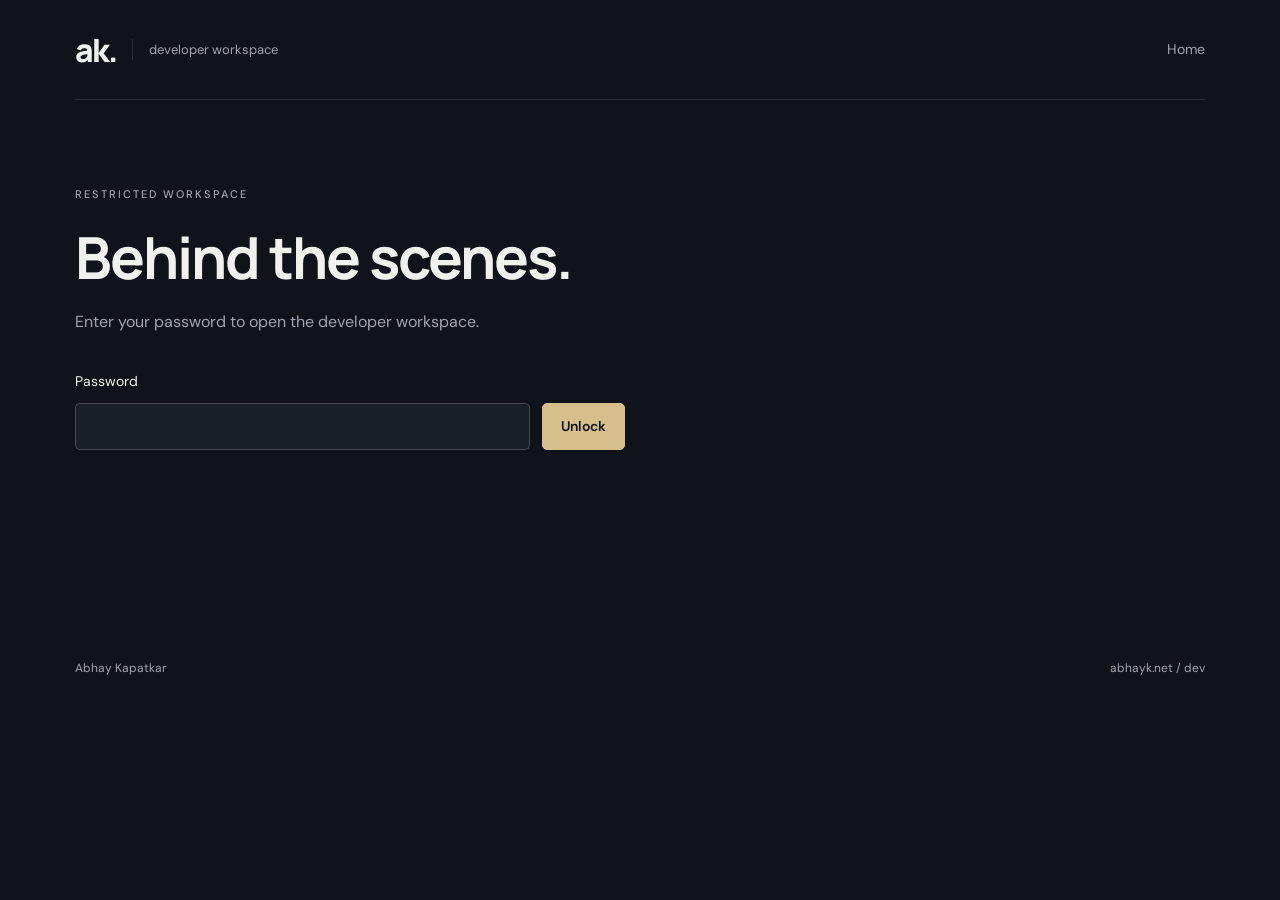
<file: dev/index.html>
<!doctype html><html lang="en"><head><meta charset="utf-8"><meta name="viewport" content="width=device-width,initial-scale=1"><meta name="robots" content="noindex,nofollow,noarchive"><meta name="theme-color" content="#11131a"><title>Developer workspace · Abhay Kapatkar</title><link rel="icon" href="/home-icon.svg"><link rel="stylesheet" href="/home.css"><link rel="stylesheet" href="/dev/dev.css"><script defer src="/dev-access.js"></script></head><body><div class="site-shell"><header><a class="brand" href="/" aria-label="Abhay Kapatkar home"><span class="monogram">ak.</span><span class="domain">developer workspace</span></a><a class="back-home" href="/">Home</a></header><main>
<section id="dev-gate" class="gate"><span class="eyebrow">RESTRICTED WORKSPACE</span><h1>Behind the scenes.</h1><p>Enter your password to open the developer workspace.</p><form id="dev-form"><label for="dev-password">Password</label><div class="password-row"><input type="password" id="dev-password" name="password" autocomplete="current-password" required><button type="submit">Unlock</button></div><p id="dev-error" role="status" aria-live="polite"></p></form><noscript>Enable JavaScript to unlock this page.</noscript></section>
<section id="dev-workspace" hidden><div class="workspace-heading"><div><span class="eyebrow">ABHAYK.NET / DEV</span><h1 id="workspace-title" tabindex="-1">Behind the scenes.</h1><p>Your projects, source, and useful shortcuts.</p></div><button id="lock-dev" class="lock">Lock &amp; exit</button></div><div class="workspace-label"><h2>Workspace</h2><span>QUICK LINKS</span></div><div class="dev-grid"><a class="dev-tile" href="https://github.com/Abhay909/abhayk.net"><span class="tile-index">01 / SOURCE</span><h3>Website repository</h3><p>Open the source for abhayk.net.</p><span class="tile-link">Open GitHub ↗</span></a><a class="dev-tile" href="https://github.com/Abhay909/abhayk.net/commits/main/"><span class="tile-index">02 / HISTORY</span><h3>Recent changes</h3><p>See the commits published to the main branch.</p><span class="tile-link">View commits ↗</span></a><a class="dev-tile" href="/flushingorblushing/"><span class="tile-index">03 / PROJECT</span><h3>Flushing or Blushing</h3><p>Open the game homepage.</p><span class="tile-link">Open project</span></a><a class="dev-tile" href="/flushingorblushing/controller/"><span class="tile-index">04 / PLAY</span><h3>Action cards</h3><p>Try the controller, card flips, and game reset.</p><span class="tile-link">Open controller</span></a><a class="dev-tile" href="/flushingorblushing/manual/"><span class="tile-index">05 / REFERENCE</span><h3>Written manual</h3><p>Setup, actions, variants, and table rulings.</p><span class="tile-link">Read manual</span></a><a class="dev-tile" href="/flushingorblushing/play-guide/"><span class="tile-index">06 / REFERENCE</span><h3>Poker play guide</h3><p>Suit goals and the ten poker hands.</p><span class="tile-link">Open guide</span></a></div><p class="workspace-note">Hidden workspace · Unlocked for this browser tab</p></section></main><footer><span>Abhay Kapatkar</span><span>abhayk.net / dev</span></footer></div></body></html>
</file>
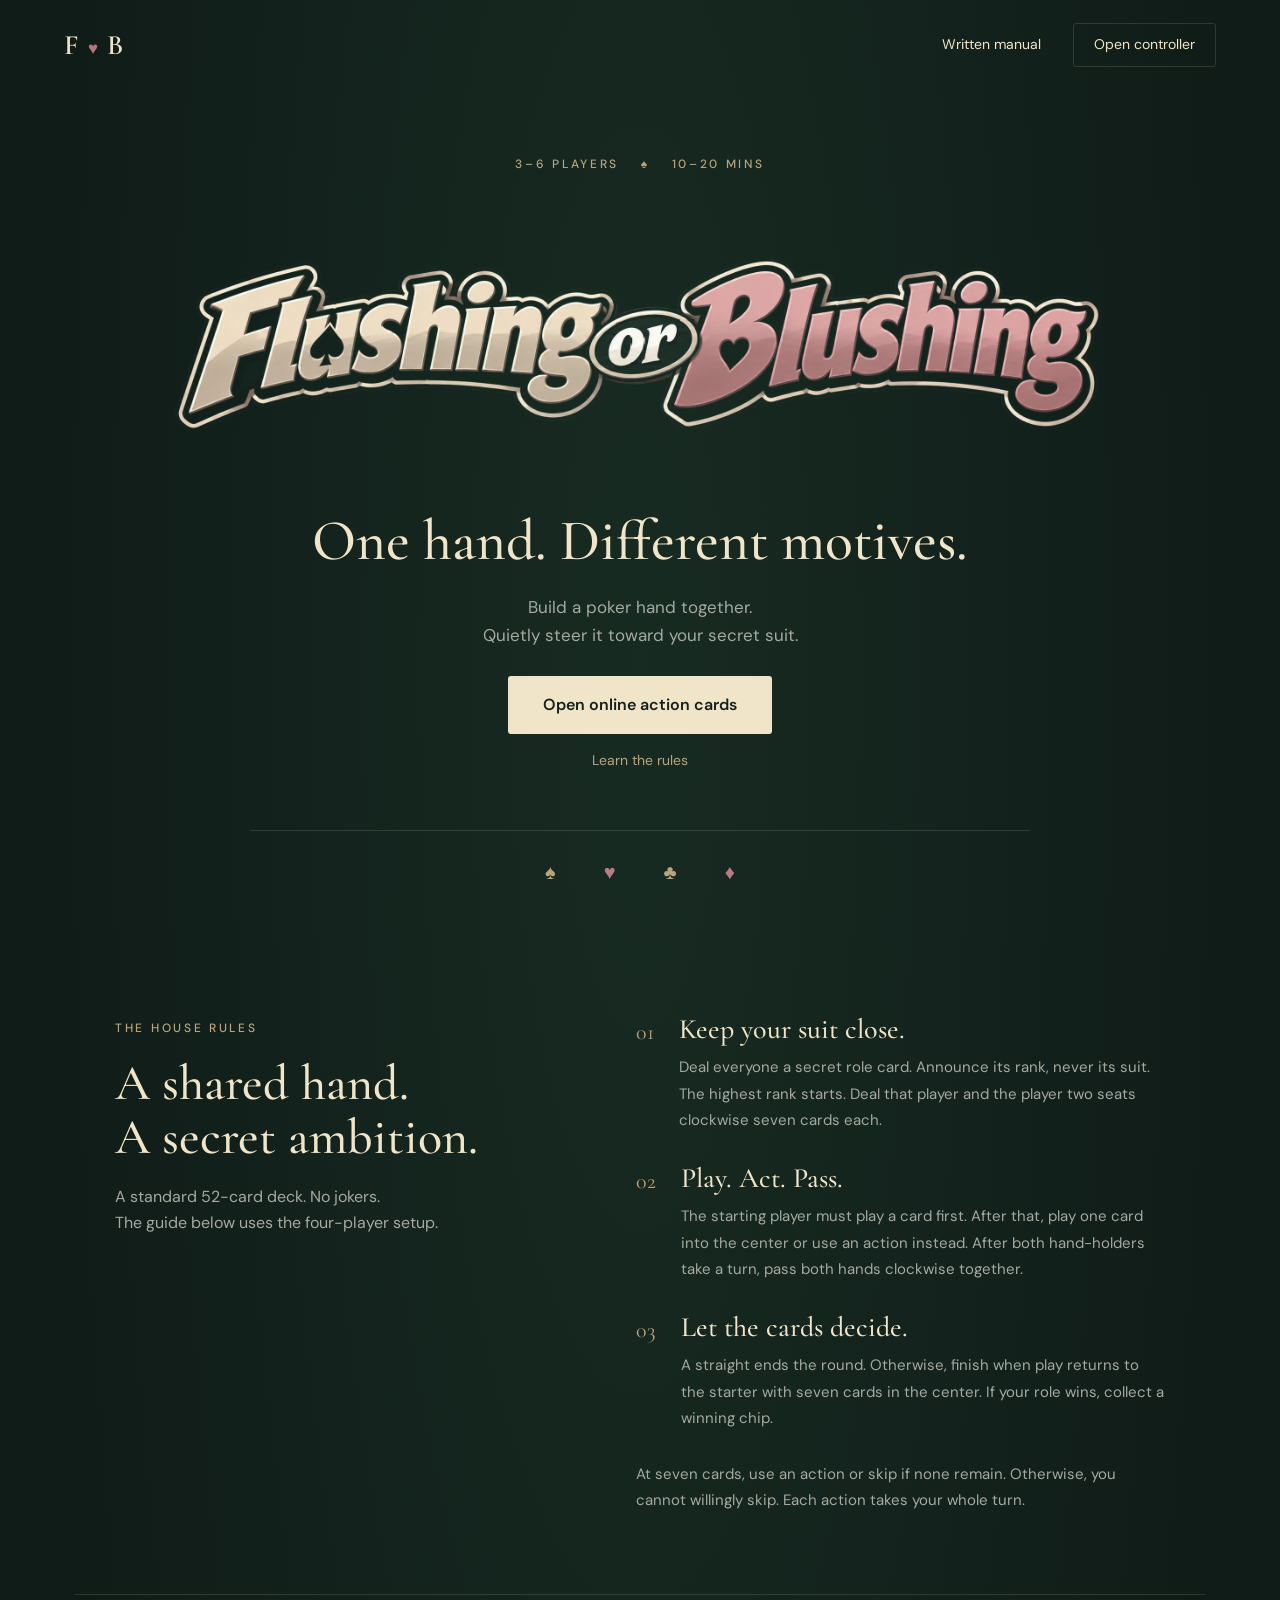
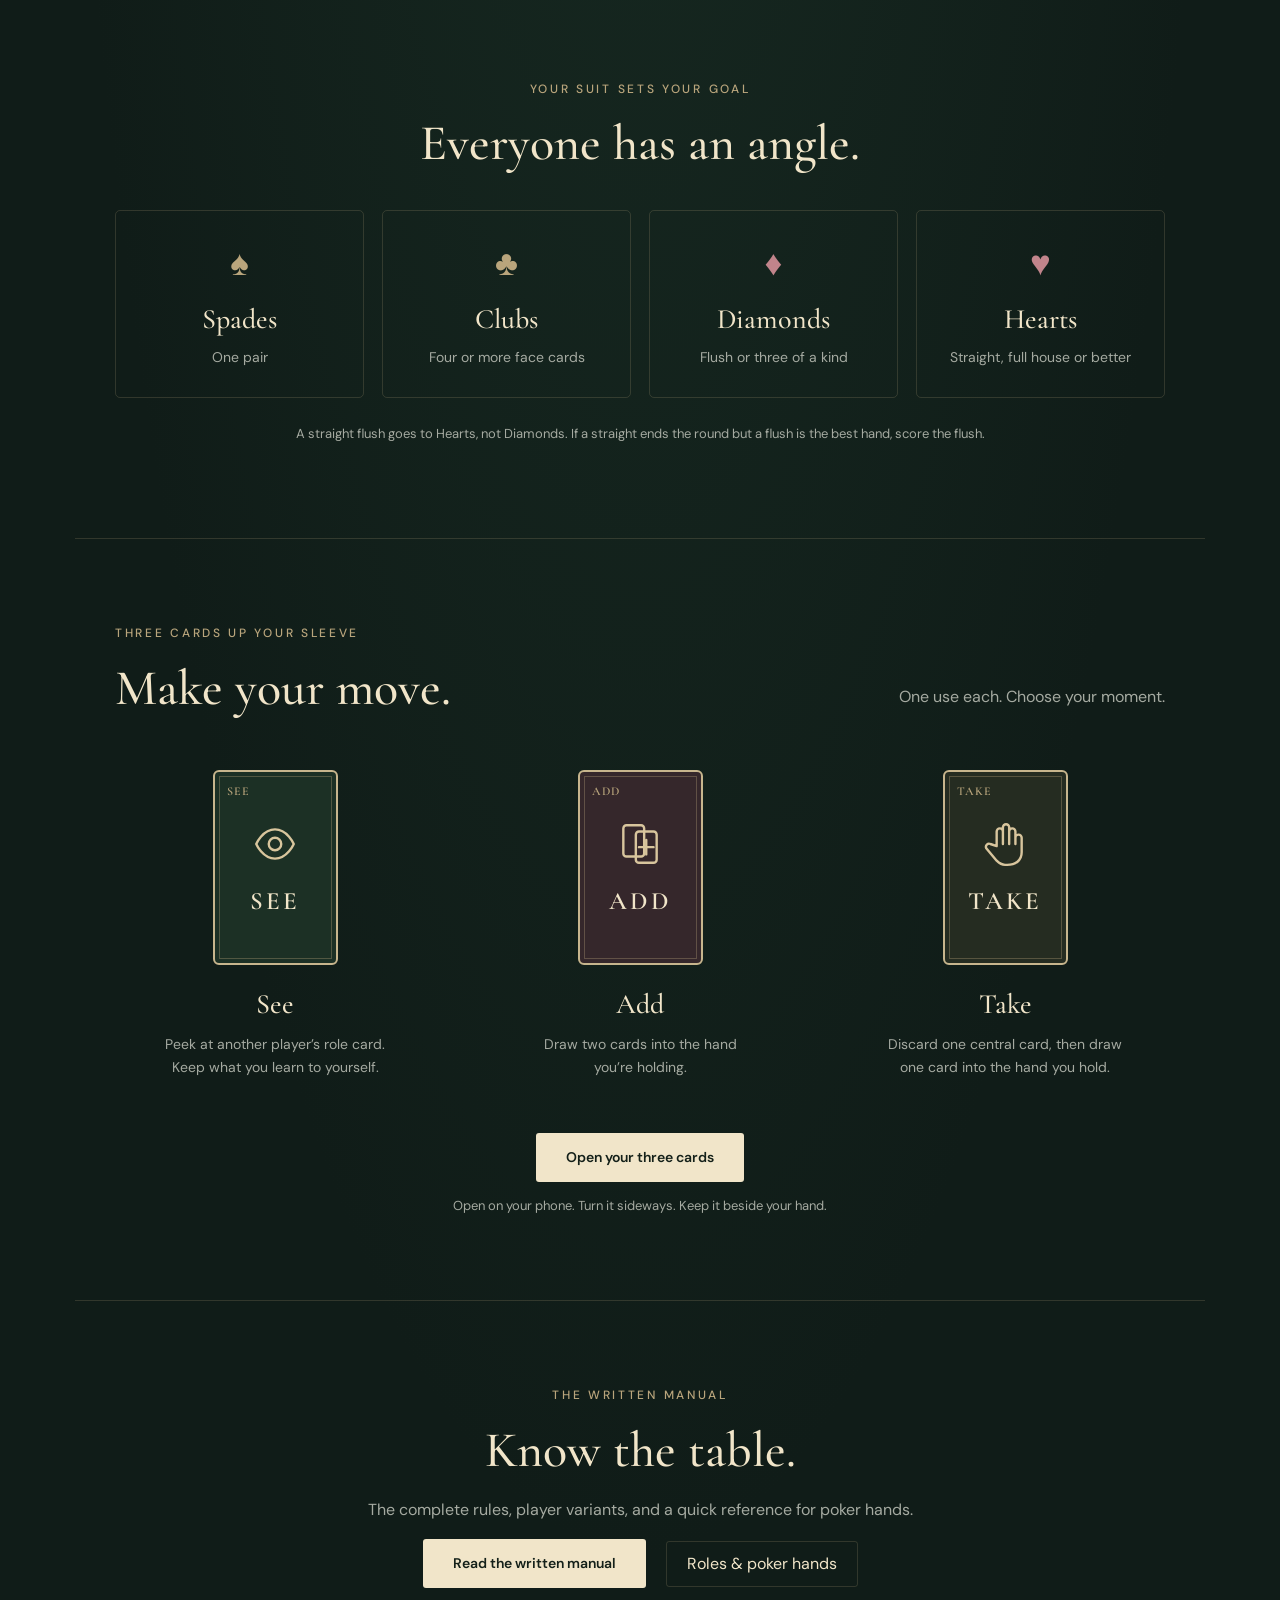
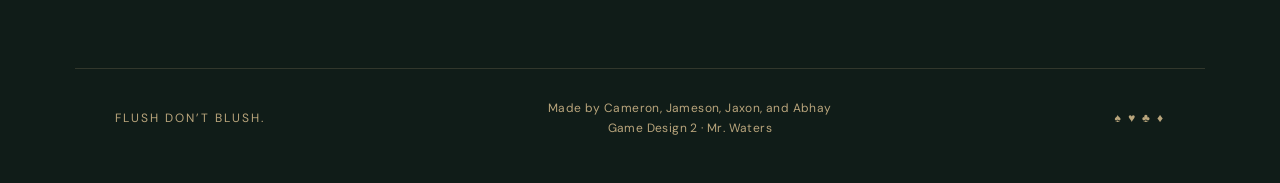
<file: flushingorblushing/index.html>
<!doctype html>
<html lang="en"><head><meta charset="utf-8"><meta name="viewport" content="width=device-width,initial-scale=1,viewport-fit=cover"><meta name="theme-color" content="#101c18"><title>Flushing or Blushing · The card room</title><meta name="description" content="One shared poker hand. Secret suits. A game of quiet strategy for 3–6 players."><link rel="icon" href="/flushingorblushing/favicon.svg"><link rel="stylesheet" href="/flushingorblushing/style.css"></head>
<body class="home"><header><a class="wordmark" href="/flushingorblushing/">F<span class="heart">♥</span>B</a><nav><a href="/flushingorblushing/manual/">Written manual</a><a class="nav-play" href="/flushingorblushing/controller/">Open controller</a></nav></header>
<main><section class="hero"><div class="eyebrow">3–6 PLAYERS <span>♠</span> 10–20 MINS</div><img class="logo" src="/flushingorblushing/assets/logo.webp" alt="Flushing or Blushing"><h1>One hand. Different motives.</h1><p>Build a poker hand together.<br>Quietly steer it toward your secret suit.</p><a class="primary" href="/flushingorblushing/controller/">Open online action cards</a><a class="quiet" href="#rules">Learn the rules</a><div class="table-line"><span>♠</span><span>♥</span><span>♣</span><span>♦</span></div></section>
<section id="rules" class="rules section"><div class="section-intro"><span class="eyebrow">THE HOUSE RULES</span><h2>A shared hand.<br>A secret ambition.</h2><p>A standard 52-card deck. No jokers.<br>The guide below uses the four-player setup.</p></div><div class="steps"><article><span>01</span><div><h3>Keep your suit close.</h3><p>Deal everyone a secret role card. Announce its rank, never its suit. The highest rank starts. Deal that player and the player two seats clockwise seven cards each.</p></div></article><article><span>02</span><div><h3>Play. Act. Pass.</h3><p>The starting player must play a card first. After that, play one card into the center or use an action instead. After both hand-holders take a turn, pass both hands clockwise together.</p></div></article><article><span>03</span><div><h3>Let the cards decide.</h3><p>A straight ends the round. Otherwise, finish when play returns to the starter with seven cards in the center. If your role wins, collect a winning chip.</p></div></article><p class="fine">At seven cards, use an action or skip if none remain. Otherwise, you cannot willingly skip. Each action takes your whole turn.</p></div></section>
<section class="roles section"><div><span class="eyebrow">YOUR SUIT SETS YOUR GOAL</span><h2>Everyone has an angle.</h2></div><div class="role-grid"><article><b>♠</b><h3>Spades</h3><p>One pair</p></article><article><b>♣</b><h3>Clubs</h3><p>Four or more face cards</p></article><article><b>♦</b><h3>Diamonds</h3><p>Flush or three of a kind</p></article><article><b>♥</b><h3>Hearts</h3><p>Straight, full house or better</p></article></div><p class="fine">A straight flush goes to Hearts, not Diamonds. If a straight ends the round but a flush is the best hand, score the flush.</p></section>
<section class="actions section"><div class="actions-head"><div><span class="eyebrow">THREE CARDS UP YOUR SLEEVE</span><h2>Make your move.</h2></div><p>One use each. Choose your moment.</p></div><div class="action-grid"><article><div class="mini-card see" role="img" aria-label="See card artwork"><span class="mini-corner">SEE</span><svg viewBox="0 0 24 24" fill="none" stroke="currentColor" stroke-width="1.15" stroke-linecap="round" stroke-linejoin="round" aria-hidden="true"><path d="M3 12s3-7 9-7 9 7 9 7-3 7-9 7-9-7-9-7Z"/><circle cx="12" cy="12" r="3"/></svg><strong>SEE</strong></div><div><h3>See</h3><p>Peek at another player’s role card.<br>Keep what you learn to yourself.</p></div></article><article><div class="mini-card add" role="img" aria-label="Add card artwork"><span class="mini-corner">ADD</span><svg viewBox="0 0 24 24" fill="none" stroke="currentColor" stroke-width="1.15" stroke-linecap="round" stroke-linejoin="round" aria-hidden="true"><rect x="4" y="3" width="10" height="15" rx="1.5"/><rect x="10" y="6" width="10" height="15" rx="1.5"/><path d="M15 10v7m-3.5-3.5h7"/></svg><strong>ADD</strong></div><div><h3>Add</h3><p>Draw two cards into the hand<br>you’re holding.</p></div></article><article><div class="mini-card take" role="img" aria-label="Take card artwork"><span class="mini-corner">TAKE</span><svg viewBox="0 0 24 24" fill="none" stroke="currentColor" stroke-width="1.15" stroke-linecap="round" stroke-linejoin="round" aria-hidden="true"><path d="M8 13V6a1.5 1.5 0 0 1 3 0v6-8a1.5 1.5 0 0 1 3 0v8-6a1.5 1.5 0 0 1 3 0v6-3a1.5 1.5 0 0 1 3 0v7c0 4-3 6-7 6h-1c-2 0-3-1-4-2l-5-6a1.5 1.5 0 0 1 2-2Z"/></svg><strong>TAKE</strong></div><div><h3>Take</h3><p>Discard one central card, then draw<br>one card into the hand you hold.</p></div></article></div><a class="primary" href="/flushingorblushing/controller/">Open your three cards</a><p class="fine">Open on your phone. Turn it sideways. Keep it beside your hand.</p></section><section class="manual-entry section"><span class="eyebrow">THE WRITTEN MANUAL</span><h2>Know the table.</h2><p>The complete rules, player variants, and a quick reference for poker hands.</p><div class="manual-links"><a class="primary" href="/flushingorblushing/manual/">Read the written manual</a><a class="nav-play" href="/flushingorblushing/play-guide/">Roles &amp; poker hands</a></div></section></main><footer><span>FLUSH DON’T BLUSH.</span><span class="credits">Made by Cameron, Jameson, Jaxon, and Abhay<br>Game Design 2 · Mr. Waters</span><span>♠ ♥ ♣ ♦</span></footer></body></html>
</file>
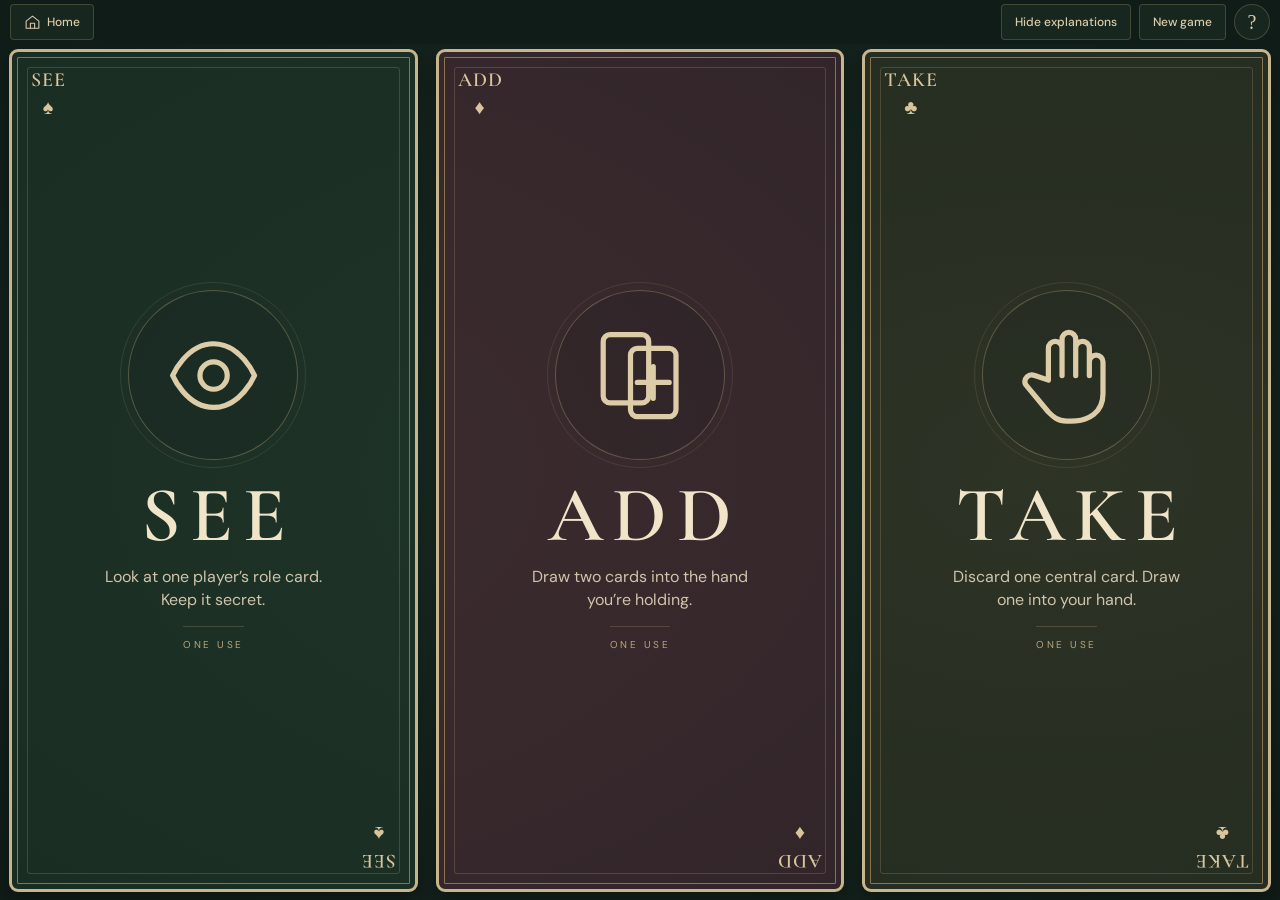
<file: flushingorblushing/controller/index.html>
<!doctype html><html lang="en"><head><meta charset="utf-8"><meta name="viewport" content="width=device-width,initial-scale=1,viewport-fit=cover"><meta name="theme-color" content="#101c18"><title>Your cards · Flushing or Blushing</title><meta name="description" content="See, Add, Take. Three moves, one use each."><link rel="icon" href="/flushingorblushing/favicon.svg"><link rel="stylesheet" href="/flushingorblushing/controller/controller.css"></head><body>
<main class="table" aria-label="Your three action cards"><button class="card" data-card="see" aria-label="Use See. Peek at one player’s role card. One-time use."><span class="flip"><span class="front see"><span class="face-corner">SEE<small>♠</small></span><span class="face-center"><span class="icon-medallion"><svg viewBox="0 0 24 24" fill="none" stroke="currentColor" stroke-width="1.15" stroke-linecap="round" stroke-linejoin="round" aria-hidden="true"><path d="M3 12s3-7 9-7 9 7 9 7-3 7-9 7-9-7-9-7Z"/><circle cx="12" cy="12" r="3"/></svg></span><strong>SEE</strong><small>Look at one player’s role card. Keep it secret.</small><span class="one-use">ONE USE</span></span><span class="face-corner mirrored">SEE<small>♠</small></span></span><span class="back"><span class="corner">♠</span><span class="used-label"><span class="suit">♠</span><strong>SEE</strong><span class="used-stamp">USED</span></span><span class="corner bottom">♠</span></span></span></button><button class="card" data-card="add" aria-label="Use Add. Draw two cards into your held hand. One-time use."><span class="flip"><span class="front add"><span class="face-corner">ADD<small>♦</small></span><span class="face-center"><span class="icon-medallion"><svg viewBox="0 0 24 24" fill="none" stroke="currentColor" stroke-width="1.15" stroke-linecap="round" stroke-linejoin="round" aria-hidden="true"><rect x="4" y="3" width="10" height="15" rx="1.5"/><rect x="10" y="6" width="10" height="15" rx="1.5"/><path d="M15 10v7m-3.5-3.5h7"/></svg></span><strong>ADD</strong><small>Draw two cards into the hand you’re holding.</small><span class="one-use">ONE USE</span></span><span class="face-corner mirrored">ADD<small>♦</small></span></span><span class="back"><span class="corner">♦</span><span class="used-label"><span class="suit">♦</span><strong>ADD</strong><span class="used-stamp">USED</span></span><span class="corner bottom">♦</span></span></span></button><button class="card" data-card="take" aria-label="Use Take. Discard one central card and draw one card into your held hand. One-time use."><span class="flip"><span class="front take"><span class="face-corner">TAKE<small>♣</small></span><span class="face-center"><span class="icon-medallion"><svg viewBox="0 0 24 24" fill="none" stroke="currentColor" stroke-width="1.15" stroke-linecap="round" stroke-linejoin="round" aria-hidden="true"><path d="M8 13V6a1.5 1.5 0 0 1 3 0v6-8a1.5 1.5 0 0 1 3 0v8-6a1.5 1.5 0 0 1 3 0v6-3a1.5 1.5 0 0 1 3 0v7c0 4-3 6-7 6h-1c-2 0-3-1-4-2l-5-6a1.5 1.5 0 0 1 2-2Z"/></svg></span><strong>TAKE</strong><small>Discard one central card. Draw one into your hand.</small><span class="one-use">ONE USE</span></span><span class="face-corner mirrored">TAKE<small>♣</small></span></span><span class="back"><span class="corner">♣</span><span class="used-label"><span class="suit">♣</span><strong>TAKE</strong><span class="used-stamp">USED</span></span><span class="corner bottom">♣</span></span></span></button></main>
<nav class="table-tools" aria-label="Game navigation"><a class="home-button" href="/flushingorblushing/" aria-label="Home"><svg viewBox="0 0 24 24" fill="none" stroke="currentColor" stroke-width="1.5" stroke-linecap="round" stroke-linejoin="round" aria-hidden="true"><path d="m3 10 9-7 9 7v10H3Z"/><path d="M9 20v-7h6v7"/></svg><span>Home</span></a><button id="toggle-explanations" aria-pressed="false">Hide explanations</button><button id="new-game" aria-haspopup="dialog">New game</button><button class="help-button" id="help" aria-label="Help with action cards" aria-haspopup="dialog">?</button></nav><div class="rotate"><svg viewBox="0 0 80 80" width="80" height="80" fill="none" aria-hidden="true"><rect x="27" y="17" width="26" height="46" rx="4" stroke="currentColor" stroke-width="2" transform="rotate(-25 40 40)"/><path d="M61 16a30 30 0 0 1 9 29m-6-5 6 6 6-6M19 64a30 30 0 0 1-9-29m6 5-6-6-6 6" stroke="currentColor" stroke-width="2"/><circle cx="47" cy="56" r="1.5" fill="currentColor"/></svg><h1>Rotate your phone to play</h1><p>Your three cards are waiting.</p><a href="/flushingorblushing/">Back to the card room</a></div>
<dialog id="help-dialog" aria-labelledby="help-title"><button class="close" id="close-help" aria-label="Close help">×</button><span class="eyebrow">A LITTLE TABLE TALK</span><h2 id="help-title">Three moves. Use them wisely.</h2><dl><div><dt>See</dt><dd>Look at one player’s secret role card. Don’t reveal it to anyone else.</dd></div><div><dt>Add</dt><dd>Draw two cards into the hand you’re holding.</dd></div><div><dt>Take</dt><dd>Discard one card from the center, then draw one card into your held hand.</dd></div></dl><p class="reminder">Each card can be used only once per game. An action replaces playing a card on your turn.</p><p class="footnote">Tap a card when you take that action at the table. Perform the action with your physical deck.</p></dialog><dialog id="new-game-dialog" aria-labelledby="new-game-title"><span class="eyebrow">A FRESH HAND</span><h2 id="new-game-title">Start a new game?</h2><p class="reminder">This restores your See, Add and Take cards. Each can be used once in the new game.</p><div class="dialog-actions"><button id="cancel-new-game">Keep playing</button><button id="confirm-new-game">New game</button></div></dialog><div id="announcement" class="sr-only" role="status" aria-live="polite"></div><script src="/flushingorblushing/controller/controller.js"></script></body></html>
</file>
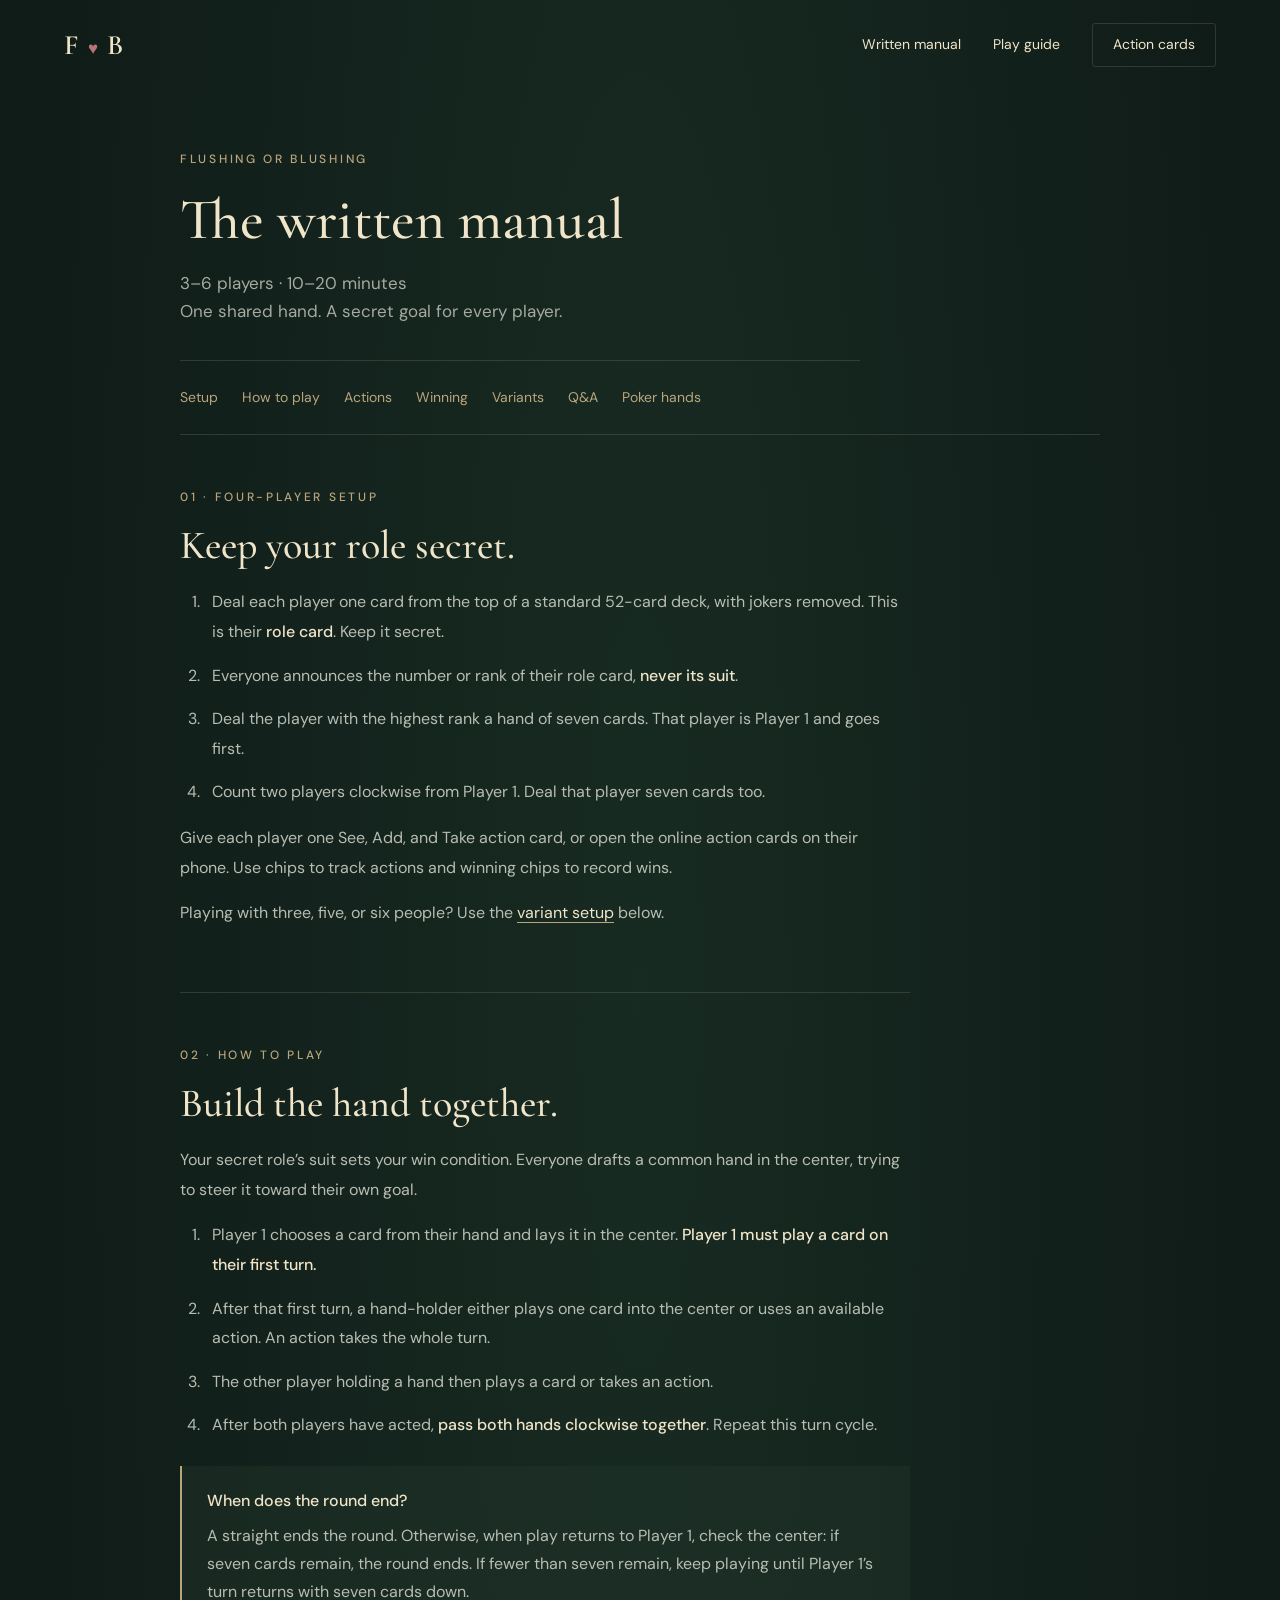
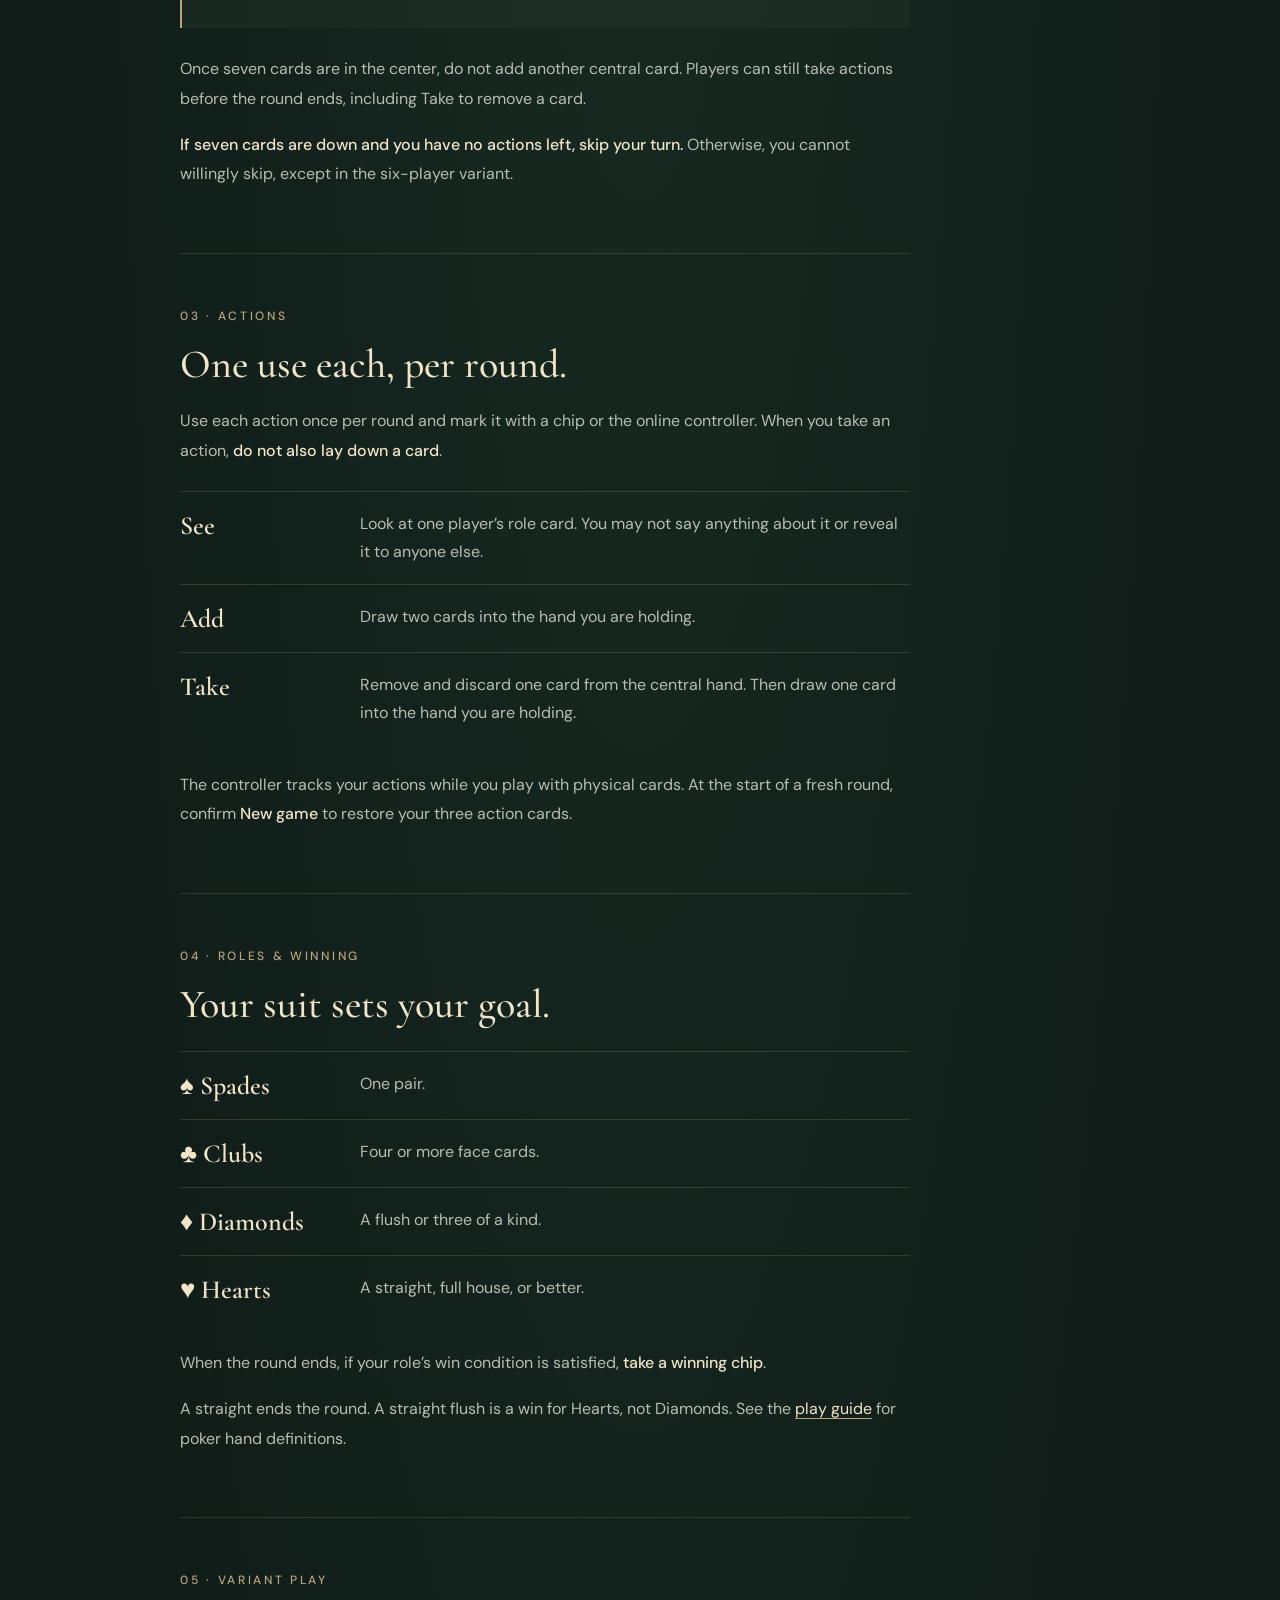
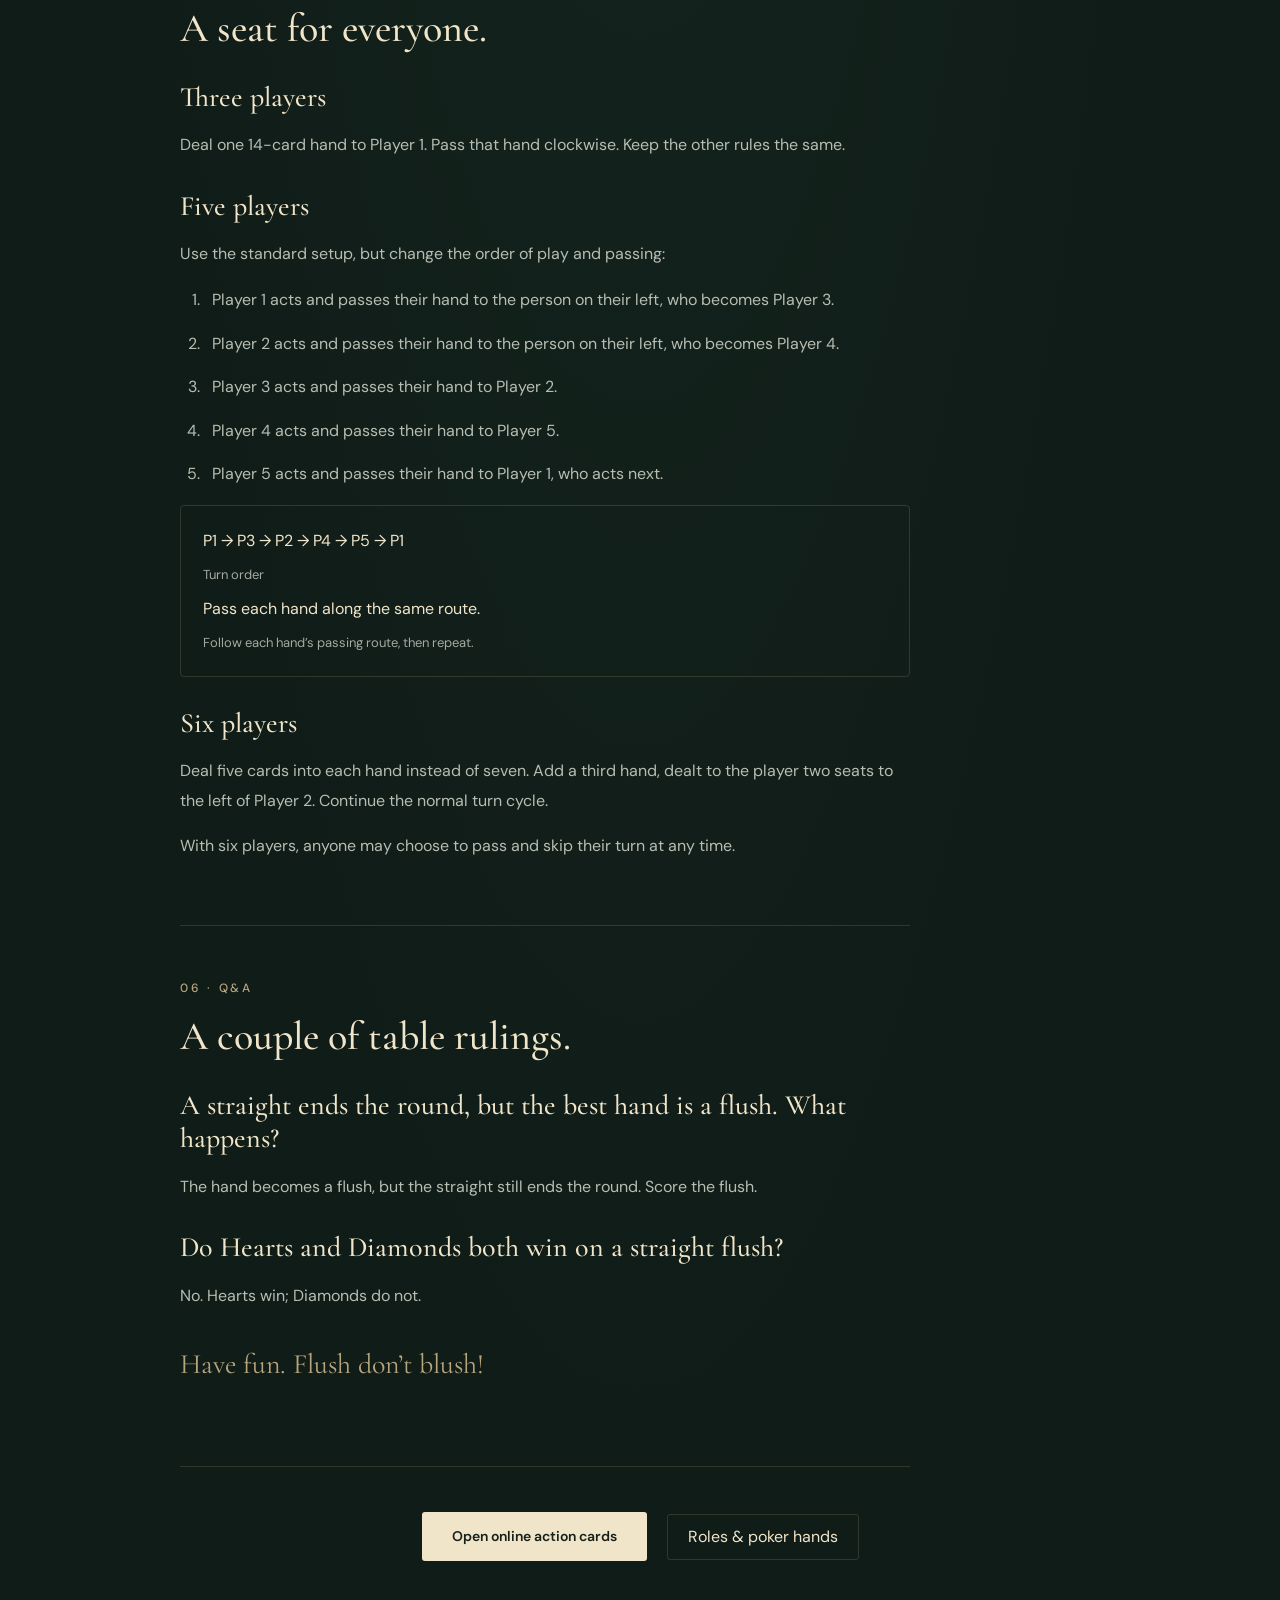
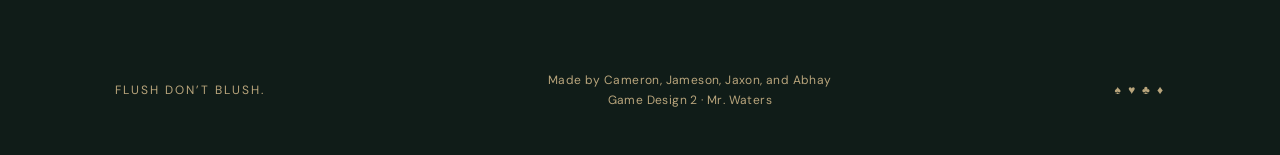
<file: flushingorblushing/manual/index.html>
<!doctype html><html lang="en"><head><meta charset="utf-8"><meta name="viewport" content="width=device-width,initial-scale=1"><meta name="theme-color" content="#101c18"><title>Written manual · Flushing or Blushing</title><meta name="description" content="Complete rules, setup, actions, winning, player variants and table rulings."><link rel="icon" href="/flushingorblushing/favicon.svg"><link rel="stylesheet" href="/flushingorblushing/style.css"></head><body class="manual-page"><header><a class="wordmark" href="/flushingorblushing/" aria-label="Flushing or Blushing home">F<span class="heart">♥</span>B</a><nav><a href="/flushingorblushing/manual/">Written manual</a><a href="/flushingorblushing/play-guide/">Play guide</a><a class="nav-play" href="/flushingorblushing/controller/">Action cards</a></nav></header><main class="manual-layout"><div class="manual-heading"><span class="eyebrow">FLUSHING OR BLUSHING</span><h1>The written manual</h1><p>3–6 players · 10–20 minutes<br>One shared hand. A secret goal for every player.</p></div><nav class="manual-toc" aria-label="Manual contents"><a href="#setup">Setup</a><a href="#play">How to play</a><a href="#actions">Actions</a><a href="#winning">Winning</a><a href="#variants">Variants</a><a href="#questions">Q&amp;A</a><a href="/flushingorblushing/play-guide/">Poker hands</a></nav><div class="manual-body">
<section id="setup"><span class="eyebrow">01 · FOUR-PLAYER SETUP</span><h2>Keep your role secret.</h2><ol><li>Deal each player one card from the top of a standard 52-card deck, with jokers removed. This is their <strong>role card</strong>. Keep it secret.</li><li>Everyone announces the number or rank of their role card, <strong>never its suit</strong>.</li><li>Deal the player with the highest rank a hand of seven cards. That player is Player 1 and goes first.</li><li>Count two players clockwise from Player 1. Deal that player seven cards too.</li></ol><p>Give each player one See, Add, and Take action card, or open the online action cards on their phone. Use chips to track actions and winning chips to record wins.</p><p>Playing with three, five, or six people? Use the <a href="#variants">variant setup</a> below.</p></section>
<section id="play"><span class="eyebrow">02 · HOW TO PLAY</span><h2>Build the hand together.</h2><p>Your secret role’s suit sets your win condition. Everyone drafts a common hand in the center, trying to steer it toward their own goal.</p><ol><li>Player 1 chooses a card from their hand and lays it in the center. <strong>Player 1 must play a card on their first turn.</strong></li><li>After that first turn, a hand-holder either plays one card into the center or uses an available action. An action takes the whole turn.</li><li>The other player holding a hand then plays a card or takes an action.</li><li>After both players have acted, <strong>pass both hands clockwise together</strong>. Repeat this turn cycle.</li></ol><div class="rule-callout"><strong>When does the round end?</strong><p>A straight ends the round. Otherwise, when play returns to Player 1, check the center: if seven cards remain, the round ends. If fewer than seven remain, keep playing until Player 1’s turn returns with seven cards down.</p></div><p>Once seven cards are in the center, do not add another central card. Players can still take actions before the round ends, including Take to remove a card.</p><p><strong>If seven cards are down and you have no actions left, skip your turn.</strong> Otherwise, you cannot willingly skip, except in the six-player variant.</p></section>
<section id="actions"><span class="eyebrow">03 · ACTIONS</span><h2>One use each, per round.</h2><p>Use each action once per round and mark it with a chip or the online controller. When you take an action, <strong>do not also lay down a card</strong>.</p><dl class="manual-definitions"><div><dt>See</dt><dd>Look at one player’s role card. You may not say anything about it or reveal it to anyone else.</dd></div><div><dt>Add</dt><dd>Draw two cards into the hand you are holding.</dd></div><div><dt>Take</dt><dd>Remove and discard one card from the central hand. Then draw one card into the hand you are holding.</dd></div></dl><p>The controller tracks your actions while you play with physical cards. At the start of a fresh round, confirm <strong>New game</strong> to restore your three action cards.</p></section>
<section id="winning"><span class="eyebrow">04 · ROLES &amp; WINNING</span><h2>Your suit sets your goal.</h2><dl class="manual-definitions"><div><dt>♠ Spades</dt><dd>One pair.</dd></div><div><dt>♣ Clubs</dt><dd>Four or more face cards.</dd></div><div><dt>♦ Diamonds</dt><dd>A flush or three of a kind.</dd></div><div><dt>♥ Hearts</dt><dd>A straight, full house, or better.</dd></div></dl><p>When the round ends, if your role’s win condition is satisfied, <strong>take a winning chip</strong>.</p><p>A straight ends the round. A straight flush is a win for Hearts, not Diamonds. See the <a href="/flushingorblushing/play-guide/">play guide</a> for poker hand definitions.</p></section>
<section id="variants"><span class="eyebrow">05 · VARIANT PLAY</span><h2>A seat for everyone.</h2><article><h3>Three players</h3><p>Deal one 14-card hand to Player 1. Pass that hand clockwise. Keep the other rules the same.</p></article><article><h3>Five players</h3><p>Use the standard setup, but change the order of play and passing:</p><ol><li>Player 1 acts and passes their hand to the person on their left, who becomes Player 3.</li><li>Player 2 acts and passes their hand to the person on their left, who becomes Player 4.</li><li>Player 3 acts and passes their hand to Player 2.</li><li>Player 4 acts and passes their hand to Player 5.</li><li>Player 5 acts and passes their hand to Player 1, who acts next.</li></ol><div class="passing-reference"><span>P1 → P3 → P2 → P4 → P5 → P1</span><small>Turn order</small><span>Pass each hand along the same route.</span><small>Follow each hand’s passing route, then repeat.</small></div></article><article><h3>Six players</h3><p>Deal five cards into each hand instead of seven. Add a third hand, dealt to the player two seats to the left of Player 2. Continue the normal turn cycle.</p><p>With six players, anyone may choose to pass and skip their turn at any time.</p></article></section>
<section id="questions"><span class="eyebrow">06 · Q&amp;A</span><h2>A couple of table rulings.</h2><article><h3>A straight ends the round, but the best hand is a flush. What happens?</h3><p>The hand becomes a flush, but the straight still ends the round. Score the flush.</p></article><article><h3>Do Hearts and Diamonds both win on a straight flush?</h3><p>No. Hearts win; Diamonds do not.</p></article><p class="manual-signoff">Have fun. Flush don’t blush!</p></section>
</div><div class="manual-links"><a class="primary" href="/flushingorblushing/controller/">Open online action cards</a><a class="nav-play" href="/flushingorblushing/play-guide/">Roles &amp; poker hands</a></div></main><footer><span>FLUSH DON’T BLUSH.</span><span class="credits">Made by Cameron, Jameson, Jaxon, and Abhay<br>Game Design 2 · Mr. Waters</span><span>♠ ♥ ♣ ♦</span></footer></body></html>
</file>
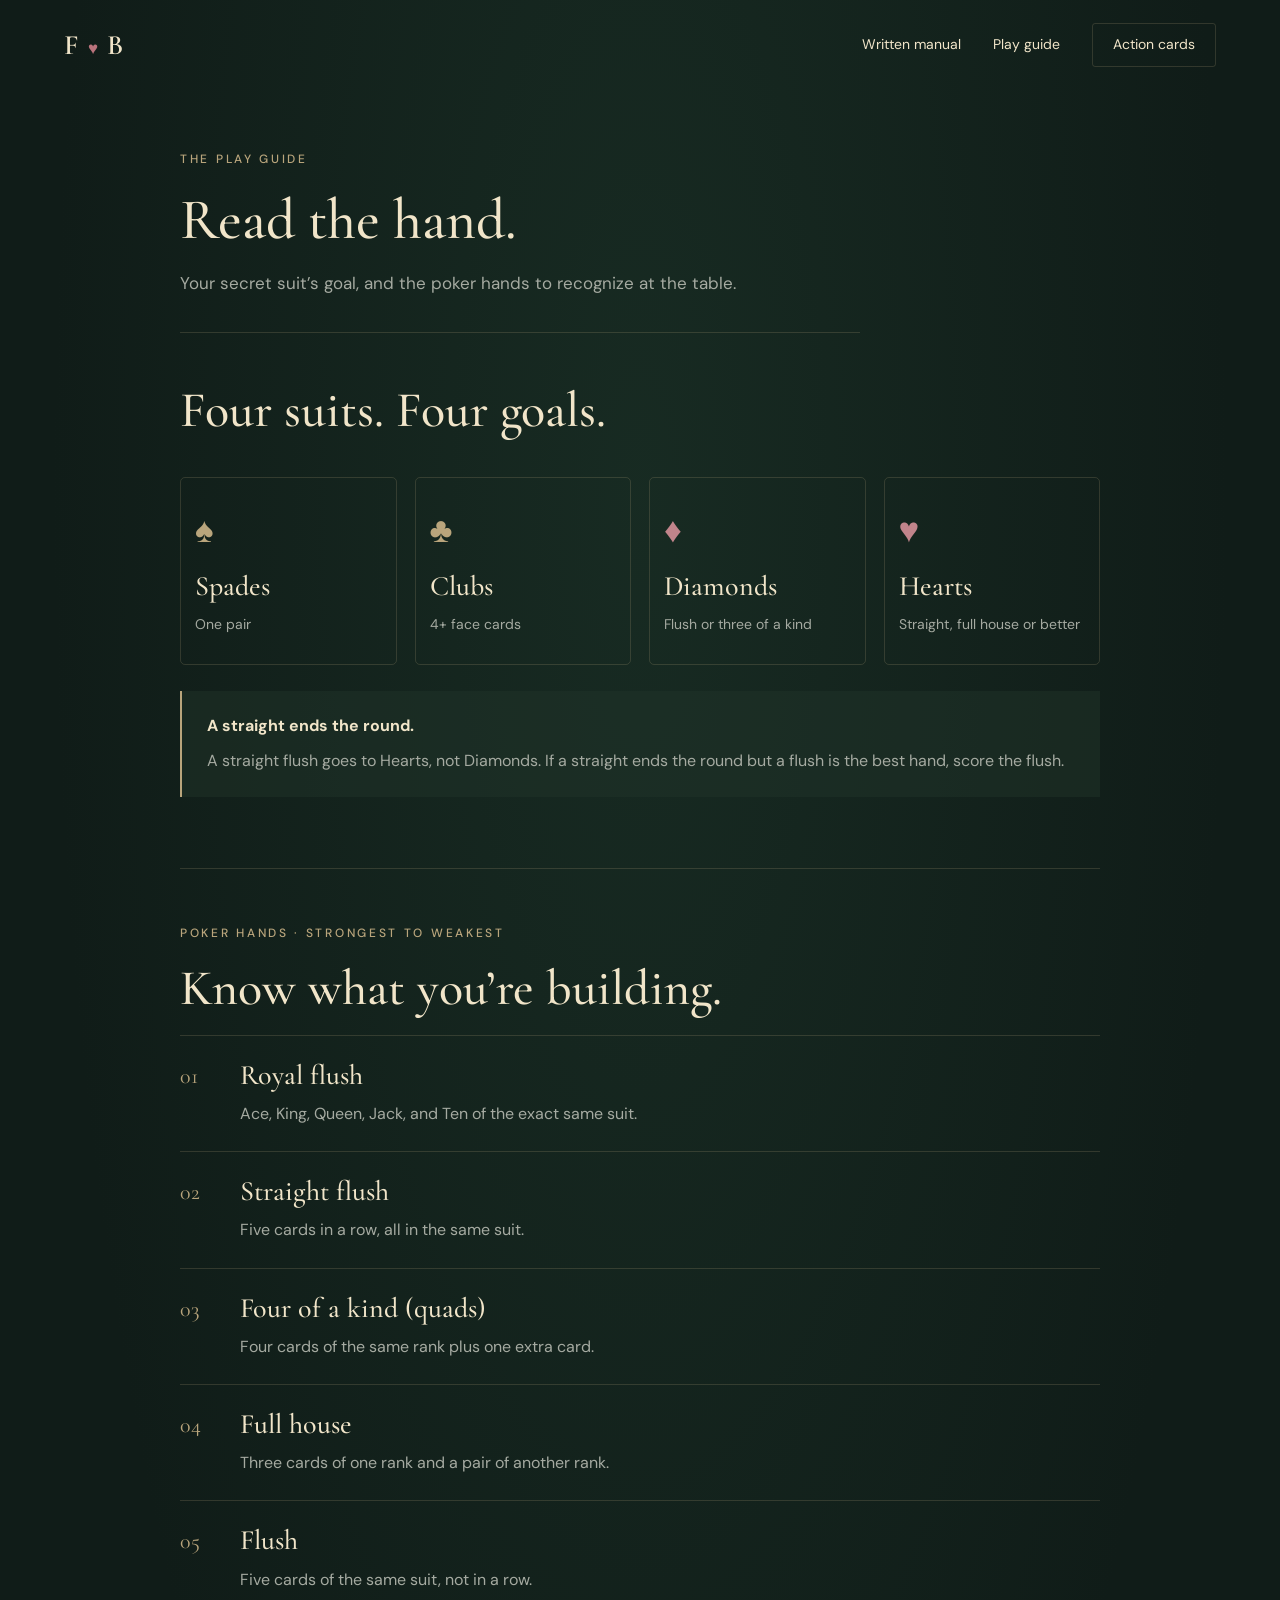
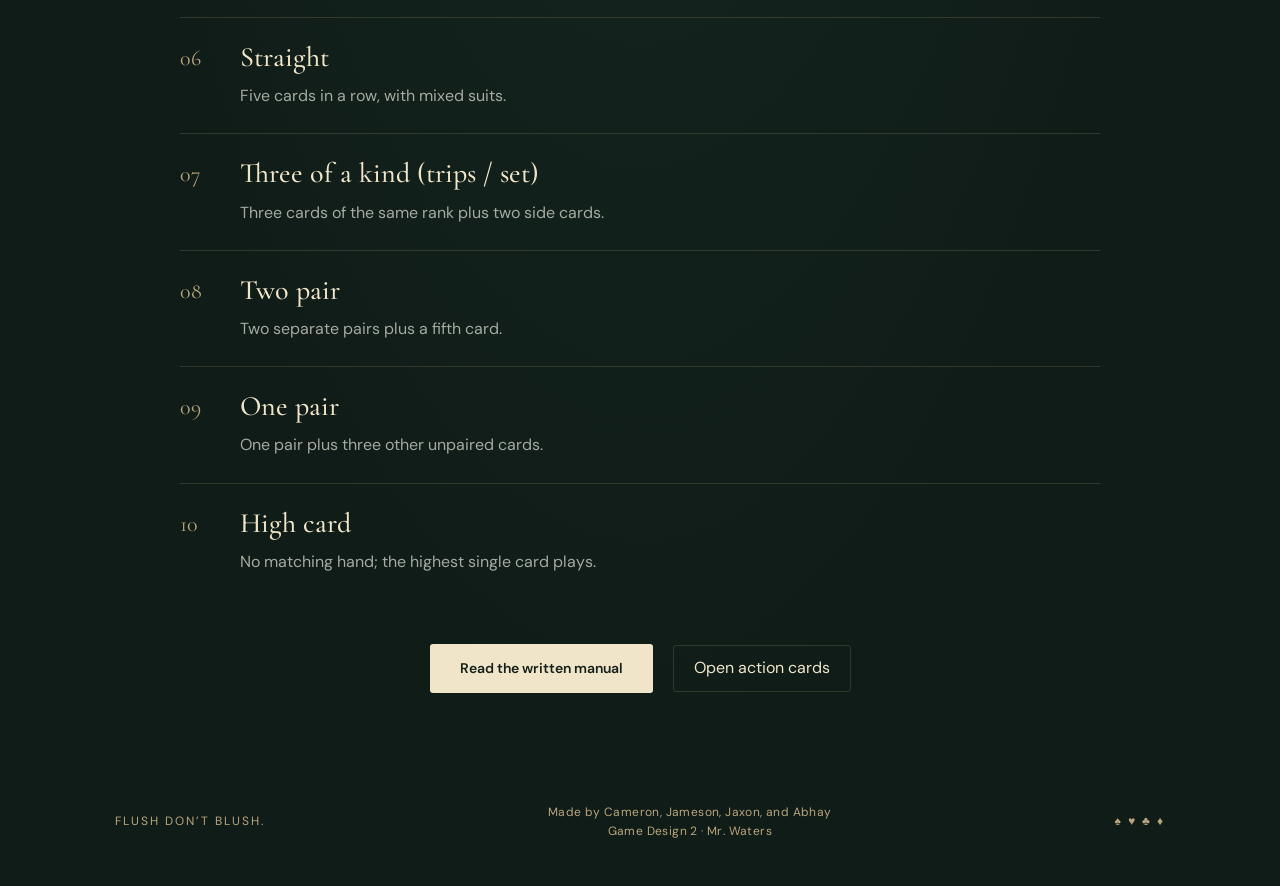
<file: flushingorblushing/play-guide/index.html>
<!doctype html><html lang="en"><head><meta charset="utf-8"><meta name="viewport" content="width=device-width,initial-scale=1"><meta name="theme-color" content="#101c18"><title>Roles & poker hands · Flushing or Blushing</title><meta name="description" content="Secret suit goals and all ten poker hand definitions."><link rel="icon" href="/flushingorblushing/favicon.svg"><link rel="stylesheet" href="/flushingorblushing/style.css"></head><body class="manual-page"><header><a class="wordmark" href="/flushingorblushing/" aria-label="Flushing or Blushing home">F<span class="heart">♥</span>B</a><nav><a href="/flushingorblushing/manual/">Written manual</a><a href="/flushingorblushing/play-guide/">Play guide</a><a class="nav-play" href="/flushingorblushing/controller/">Action cards</a></nav></header><main class="manual-layout"><div class="manual-heading"><span class="eyebrow">THE PLAY GUIDE</span><h1>Read the hand.</h1><p>Your secret suit’s goal, and the poker hands to recognize at the table.</p></div><section class="guide-roles"><h2>Four suits. Four goals.</h2><div class="role-grid"><article><b>♠</b><h3>Spades</h3><p>One pair</p></article><article><b>♣</b><h3>Clubs</h3><p>4+ face cards</p></article><article><b>♦</b><h3>Diamonds</h3><p>Flush or three of a kind</p></article><article><b>♥</b><h3>Hearts</h3><p>Straight, full house or better</p></article></div><div class="rule-callout"><strong>A straight ends the round.</strong><p>A straight flush goes to Hearts, not Diamonds. If a straight ends the round but a flush is the best hand, score the flush.</p></div></section><section class="poker-guide"><span class="eyebrow">POKER HANDS · STRONGEST TO WEAKEST</span><h2>Know what you’re building.</h2><ol class="poker-list"><li><h3>Royal flush</h3><p>Ace, King, Queen, Jack, and Ten of the exact same suit.</p></li><li><h3>Straight flush</h3><p>Five cards in a row, all in the same suit.</p></li><li><h3>Four of a kind (quads)</h3><p>Four cards of the same rank plus one extra card.</p></li><li><h3>Full house</h3><p>Three cards of one rank and a pair of another rank.</p></li><li><h3>Flush</h3><p>Five cards of the same suit, not in a row.</p></li><li><h3>Straight</h3><p>Five cards in a row, with mixed suits.</p></li><li><h3>Three of a kind (trips / set)</h3><p>Three cards of the same rank plus two side cards.</p></li><li><h3>Two pair</h3><p>Two separate pairs plus a fifth card.</p></li><li><h3>One pair</h3><p>One pair plus three other unpaired cards.</p></li><li><h3>High card</h3><p>No matching hand; the highest single card plays.</p></li></ol></section><div class="manual-links"><a class="primary" href="/flushingorblushing/manual/">Read the written manual</a><a class="nav-play" href="/flushingorblushing/controller/">Open action cards</a></div></main><footer><span>FLUSH DON’T BLUSH.</span><span class="credits">Made by Cameron, Jameson, Jaxon, and Abhay<br>Game Design 2 · Mr. Waters</span><span>♠ ♥ ♣ ♦</span></footer></body></html>
</file>
<file: home.css>
@import url('https://fonts.googleapis.com/css2?family=DM+Sans:wght@400;500;600;700&family=Manrope:wght@400;500;600;700;800&display=swap');
:root{color-scheme:dark;--bg:#11131a;--text:#f0f0ec;--muted:#a0a4b0;--line:#ffffff1c;--accent:#acb5ff}*{box-sizing:border-box}html{scroll-behavior:smooth}body{margin:0;background:var(--bg);color:var(--text);font:16px/1.65 'DM Sans',sans-serif}a{color:inherit;text-decoration:none;-webkit-tap-highlight-color:transparent}a:focus-visible{outline:2px solid var(--accent);outline-offset:6px}.site-shell{max-width:1240px;margin:auto;padding:0 55px}header{height:100px;display:flex;align-items:center;justify-content:space-between;border-bottom:1px solid var(--line)}.brand{display:flex;align-items:center;gap:16px}.monogram{font:800 32px/1 'Manrope',sans-serif;letter-spacing:-2px}.domain{font-size:13px;color:var(--muted);border-left:1px solid var(--line);padding-left:16px}nav{display:flex;gap:32px;font-size:14px}nav a:hover,.text-link:hover,.manual-link:hover,footer a:hover{color:var(--accent)}.intro{display:flex;justify-content:space-between;align-items:flex-end;padding:65px 0 64px}.eyebrow{font-size:11px;letter-spacing:2px;color:var(--muted);font-weight:500}h1{font:700 clamp(65px,7.5vw,100px)/1.02 'Manrope',sans-serif;letter-spacing:-6px;margin:24px 0 0}h1 span{color:var(--accent)}.intro-note{padding-bottom:6px;min-width:240px}.little-line{display:block;width:35px;height:2px;background:var(--accent);margin-bottom:24px}.intro-note p{font-size:24px;line-height:1.4;letter-spacing:-.4px;margin:0 0 22px}.intro-note a{font-size:13px;color:var(--muted);border-bottom:1px solid #a0a4b066;padding-bottom:5px}.section-heading{display:flex;align-items:center;justify-content:space-between;padding:22px 0;border-top:1px solid var(--line)}h2{font-size:15px;font-weight:500;margin:0}.section-heading>span{font-size:10px;color:var(--muted);letter-spacing:1.6px}.project{display:grid;grid-template-columns:1.25fr 1fr;border:1px solid var(--line);border-radius:14px;overflow:hidden;background:#171a22}.project-art{position:relative;background:radial-gradient(ellipse at center,#2c4938,#14261e);display:flex;align-items:center;justify-content:center;min-height:375px;padding:32px;overflow:hidden}.project-art:before{content:'';position:absolute;inset:15px;border:1px solid #b9a57c55;border-radius:8px;pointer-events:none}.project-art img{width:100%;height:auto;mix-blend-mode:screen;transition:transform .45s ease;position:relative}.project-art:hover img{transform:scale(1.03)}.art-top,.art-bottom{position:absolute;left:32px;right:32px;display:flex;justify-content:space-between;color:#c9b88f;letter-spacing:2px;font-size:9px}.art-top{top:36px}.art-top span:last-child{font-size:16px;letter-spacing:6px;line-height:1}.art-bottom{bottom:36px}.project-info{padding:35px 38px}.project-type{font-size:10px;letter-spacing:1.5px;color:var(--accent)}h3{font:600 38px/1.08 'Manrope',sans-serif;letter-spacing:-1.4px;margin:18px 0}.project-info p{font-size:15px;color:var(--muted);line-height:1.7;max-width:310px;margin:0 0 18px}.game-details{display:flex;gap:12px;font-size:12px;color:#c1c4cc;letter-spacing:.3px}.game-details span+span{border-left:1px solid #ffffff30;padding-left:12px}.project-links{display:flex;align-items:center;gap:20px;flex-wrap:wrap;margin-top:25px}.button{background:var(--accent);color:#11131a;border:1px solid var(--accent);padding:11px 18px;border-radius:5px;font-weight:600;font-size:14px;transition:background .2s,transform .2s}.button:hover{background:#c4caff;transform:translateY(-1px)}.text-link{font-size:14px}.manual-link{display:inline-block;margin-top:18px;font-size:13px;color:var(--muted);text-decoration:underline;text-underline-offset:4px;text-decoration-color:#a0a4b050}footer{display:flex;align-items:center;justify-content:space-between;gap:20px;flex-wrap:wrap;padding:35px 0 40px;font-size:12px;color:var(--muted)}.footer-word{color:#959cab}@media(max-width:800px){.site-shell{padding:0 30px}.intro-note{min-width:190px}.intro-note p{font-size:21px}h1{letter-spacing:-4px}.project-info{padding:28px}.project-links{gap:14px}.project-art{padding:24px}.art-top,.art-bottom{left:28px;right:28px}.art-bottom{font-size:8px;letter-spacing:1px}h3{font-size:33px}}@media(max-width:600px){.site-shell{padding:0 22px}header{height:80px}.domain{display:none}nav{gap:22px;font-size:14px}.intro{padding:42px 0 40px;display:block}h1{font-size:64px;letter-spacing:-3.7px;margin-top:20px}.eyebrow{font-size:9px;letter-spacing:1.6px}.intro-note{margin-top:28px;display:flex;align-items:center;justify-content:space-between;gap:12px}.intro-note .little-line{display:none}.intro-note p{font-size:17px;line-height:1.45;margin:0}.intro-note a{font-size:12px;white-space:nowrap}.project{grid-template-columns:1fr}.project-art{min-height:240px;padding:32px 22px}.project-info{padding:28px}.project-info h3 br{display:none}h3{font-size:30px;letter-spacing:-1px}.section-heading>span{font-size:8px;letter-spacing:1px}.art-top,.art-bottom{left:30px;right:30px}.art-top{top:30px}.art-bottom{bottom:30px}.project-links{gap:18px}.project-info p{font-size:15px}.footer-word{width:100%}footer{padding:28px 0;gap:12px;font-size:11px}}@media(prefers-reduced-motion:reduce){html{scroll-behavior:auto}*{transition:none!important}}
.about-section{margin-top:65px;scroll-margin-top:25px}.about-intro{display:grid;grid-template-columns:1fr 1fr;gap:60px;align-items:center;padding:22px 0 32px}.about-intro h3{font-size:34px;line-height:1.2}.about-intro p{font-size:16px;color:var(--muted);line-height:1.8}.experience-grid{display:grid;grid-template-columns:repeat(3,minmax(0,1fr));gap:30px}.experience-grid article{padding-top:22px;border-top:1px solid var(--line)}.experience-label{font-size:10px;letter-spacing:1.2px;color:var(--accent)}h4{font:600 22px/1.3 'Manrope',sans-serif;letter-spacing:-.5px;margin:18px 0 14px}.experience-grid p{font-size:14px;line-height:1.8;color:var(--muted)}.experience-grid p.experience-note{font-size:13px;color:#bbc0cd;padding-top:12px;border-top:1px solid var(--line)}.experience-grid p a{color:var(--accent);text-decoration:underline;text-underline-offset:4px}.skills{display:flex;gap:26px;align-items:flex-start;margin-top:38px;padding:25px 0;border-top:1px solid var(--line);border-bottom:1px solid var(--line)}.skills-label{font-size:10px;letter-spacing:1.5px;color:var(--muted);white-space:nowrap;padding-top:7px}.skills ul{display:flex;gap:8px;flex-wrap:wrap;list-style:none;margin:0;padding:0}.skills li{font-size:12px;line-height:1.5;padding:6px 11px;background:#1b1e27;border:1px solid var(--line);border-radius:4px;color:#ced1db}.connect-section{display:flex;align-items:center;justify-content:space-between;gap:30px;padding:48px 0;border-bottom:1px solid var(--line)}.connect-section h2{font:600 29px 'Manrope',sans-serif;letter-spacing:-1px;margin-top:12px}.connect-section nav{gap:38px}.connect-section nav a{display:flex;flex-direction:column;gap:4px;font-size:15px}.connect-section nav small{color:var(--muted);font-size:12px}@media(max-width:800px){.about-intro{gap:25px}.experience-grid{gap:20px}.connect-section nav{gap:22px}.connect-section{align-items:flex-start}}@media(max-width:600px){header nav{gap:17px;font-size:13px}.about-section{margin-top:40px}.about-section .section-heading>span{font-size:7px;letter-spacing:.7px}.about-intro{grid-template-columns:1fr;gap:0;padding:10px 0 20px}.about-intro h3{font-size:28px}.about-intro p{margin-top:0;font-size:15px}.experience-grid{grid-template-columns:1fr;gap:22px}.experience-grid article{padding-top:22px}h4{font-size:23px}.skills{display:block;margin-top:28px}.skills ul{margin-top:15px}.connect-section{display:block;padding:35px 0}.connect-section nav{justify-content:space-between;gap:12px;flex-wrap:wrap;margin-top:25px}.connect-section nav a{font-size:14px}.connect-section nav small{font-size:11px}}
</file>
<file: dev/dev.css>
[hidden]{display:none!important}:root{--accent:#d7bf8b}.back-home{font-size:14px;color:var(--muted)}.gate{max-width:550px;padding:80px 0 120px}h1{font-size:clamp(38px,5vw,58px);letter-spacing:-2px;line-height:1.15;margin:18px 0}main p{color:var(--muted)}form{margin-top:35px}label{display:block;font-size:14px;margin-bottom:9px}.password-row{display:flex;gap:12px}input{min-width:0;flex:1;background:#1b1f28;border:1px solid #ffffff30;border-radius:5px;padding:12px 14px;color:var(--text);font:16px 'DM Sans',sans-serif}button{font:600 14px 'DM Sans',sans-serif;border:1px solid var(--accent);background:var(--accent);color:var(--bg);padding:12px 18px;border-radius:5px;cursor:pointer}button:focus-visible,input:focus-visible{outline:2px solid var(--accent);outline-offset:4px}#dev-error{min-height:26px;font-size:14px;color:#e6afa6}.workspace-heading{padding:65px 0 45px;display:flex;align-items:center;justify-content:space-between;gap:24px}.workspace-heading p{margin-bottom:0}.lock{background:transparent;color:var(--accent);white-space:nowrap}.workspace-label{display:flex;align-items:center;justify-content:space-between;border-top:1px solid var(--line);padding:22px 0}.workspace-label>span{font-size:11px;letter-spacing:1.5px;color:var(--muted)}.dev-grid{display:grid;grid-template-columns:repeat(3,1fr);gap:16px}.dev-tile{display:flex;flex-direction:column;align-items:start;padding:27px;background:#181b23;border:1px solid var(--line);border-radius:8px;transition:background .2s,border-color .2s}.dev-tile:hover{background:#20232b;border-color:#d7bf8b77}.tile-index{color:var(--accent);font:11px monospace;letter-spacing:1px}.dev-tile h3{font-size:24px;line-height:1.25;letter-spacing:-.7px;margin:24px 0 10px}.dev-tile p{font-size:14px;line-height:1.6;margin:0 0 24px}.tile-link{margin-top:auto;font-size:13px;color:var(--accent)}.workspace-note{font-size:12px;margin:25px 0 45px}@media(max-width:850px){.dev-grid{grid-template-columns:repeat(2,1fr)}}@media(max-width:600px){.gate{padding:55px 0 100px}.workspace-heading{padding:45px 0 30px;display:block}.lock{margin-top:25px}.dev-grid{grid-template-columns:1fr}.dev-tile{padding:24px}.password-row{gap:8px}.password-row button{padding:12px 14px}h1{font-size:40px}.domain{display:none}}
</file>
<file: flushingorblushing/style.css>
@import url('https://fonts.googleapis.com/css2?family=Cormorant+Garamond:wght@500;600;700&family=DM+Sans:wght@400;500;600&display=swap');
:root{color-scheme:dark;--felt:#101c18;--cream:#f1e5c9;--gold:#b9a57c;--muted:#a5aaa1;--line:#b9a57c33}*{box-sizing:border-box}html{scroll-behavior:smooth}body{margin:0;background:var(--felt);color:var(--cream);font:16px/1.65 'DM Sans',sans-serif;background-image:radial-gradient(ellipse at 50% 20%,#23413266,transparent 65%)}a{color:inherit;text-decoration:none}button,a{-webkit-tap-highlight-color:transparent}a:focus-visible,button:focus-visible{outline:3px solid var(--cream);outline-offset:5px}header{height:90px;max-width:1280px;margin:auto;display:flex;align-items:center;justify-content:space-between;padding:0 5%}.wordmark{font:600 28px 'Cormorant Garamond',Georgia,serif;letter-spacing:2px}.heart{font-size:17px;color:#b9737c;padding:0 7px}nav{display:flex;align-items:center;gap:32px;font-size:14px}nav a:hover,.quiet:hover{color:white}.nav-play{border:1px solid var(--line);padding:9px 20px;border-radius:3px}.hero{text-align:center;padding:65px 20px 20px;max-width:1150px;margin:auto}.eyebrow{color:var(--gold);font-size:12px;letter-spacing:2.7px;font-weight:500}.eyebrow span{padding:0 16px}.logo{display:block;width:min(950px,94%);height:auto;margin:15px auto 0;mix-blend-mode:screen}h1,h2,h3{font-family:'Cormorant Garamond',Georgia,serif;font-weight:500;line-height:1.08;margin:0}h1{font-size:clamp(35px,4.5vw,58px);margin-top:4px}.hero p{color:var(--muted);margin:20px 0 27px;font-size:17px}.primary{display:inline-block;background:var(--cream);color:#142019;padding:13px 30px;border-radius:3px;font-weight:600;font-size:14px;transition:transform .2s,background .2s}.primary:hover{background:#fff4d9;transform:translateY(-2px)}.quiet{display:block;margin-top:15px;font-size:14px;color:var(--gold)}.table-line{margin:58px auto 0;padding:25px 0;display:flex;justify-content:center;gap:48px;max-width:780px;border-top:1px solid var(--line);color:var(--gold);font-size:20px}.table-line span:nth-child(even){color:#ba7b83}.section{max-width:1130px;margin:auto;padding:80px 40px;border-bottom:1px solid var(--line)}h2{font-size:clamp(36px,4vw,50px);margin:15px 0 20px}h3{font-size:28px}p{color:var(--muted)}.rules{display:grid;grid-template-columns:1fr 1.2fr;gap:80px}.steps article{display:flex;gap:25px;margin-bottom:30px}.steps article>span{color:var(--gold);font:22px 'Cormorant Garamond',serif;padding-top:5px}.steps p{margin:10px 0 0;font-size:15px;line-height:1.75}.fine{font-size:13px;line-height:1.7;color:var(--muted)}.roles{text-align:center}.role-grid{display:grid;grid-template-columns:repeat(4,1fr);gap:18px;margin:40px 0 25px}.role-grid article{border:1px solid var(--line);padding:28px 14px;border-radius:5px}.role-grid b{display:block;font-size:35px;line-height:1.4;font-weight:400;color:var(--gold);margin-bottom:16px}.role-grid article:nth-child(n+3) b{color:#c1848b}.role-grid p{font-size:14px;margin:12px 0 0}.actions{padding-bottom:70px;text-align:center}.actions-head{display:flex;text-align:left;justify-content:space-between;align-items:end}.actions-head>p{padding-bottom:8px}.action-grid{display:grid;grid-template-columns:repeat(3,1fr);gap:45px;margin:35px 0 40px}.mini-card{width:125px;height:195px;margin:0 auto 24px;background-image:url('/flushingorblushing/assets/action-cards.webp');background-size:334% 100%;border:1px solid #18180e;border-radius:4px;box-shadow:0 12px 26px #0004}.see{background-position:0% 50%}.take{background-position:51.2% 50%}.add{background-position:100% 50%}.action-grid p{font-size:14px}.action-grid article:nth-child(1) .mini-card{transform:rotate(-5deg)}.action-grid article:nth-child(3) .mini-card{transform:rotate(5deg)}footer{max-width:1130px;margin:0 auto;padding:30px 40px 45px;display:flex;justify-content:space-between;color:var(--gold);font-size:12px;letter-spacing:2px}@media(max-width:700px){header{height:75px}nav{gap:14px}.nav-play{padding:7px 11px}.hero{padding-top:45px}.hero .eyebrow{font-size:10px;letter-spacing:2px}.hero .logo{margin-top:30px;margin-bottom:25px;width:100%}.hero p{font-size:16px}.section{padding:50px 24px}.rules{grid-template-columns:1fr;gap:20px}.role-grid{grid-template-columns:1fr 1fr}.actions-head{display:block;text-align:center}.action-grid{gap:12px}.mini-card{width:90px;height:145px}.action-grid p{font-size:13px}.action-grid p br{display:none}footer{padding:25px 24px;font-size:10px}}@media(prefers-reduced-motion:reduce){html{scroll-behavior:auto}*{transition:none!important;animation:none!important}}
/* Shared house cards and readable reference pages. */
.hero>.primary{font-size:16px;padding:16px 35px;min-height:56px}
.mini-card{position:relative;background-image:none;background-color:#1c3025;border:2px solid #c7b58d;outline:1px solid #b9a57c55;outline-offset:-7px;border-radius:6px;box-shadow:none;display:flex;align-items:center;justify-content:center;flex-direction:column;gap:17px;transform:none!important;color:var(--cream)}.mini-card.add{background:#35272b}.mini-card.take{background:#252c21}.mini-card svg{width:50px;height:50px;color:#d8c59d}.mini-card strong{font:600 25px 'Cormorant Garamond',Georgia,serif;letter-spacing:3px}.mini-corner{position:absolute;top:12px;left:12px;color:var(--gold);font:600 12px 'Cormorant Garamond',Georgia,serif;letter-spacing:1px}
.manual-entry{text-align:center}.manual-links{display:flex;align-items:center;justify-content:center;gap:20px;flex-wrap:wrap}.credits{font-size:12px;line-height:1.6;letter-spacing:.4px;text-align:center}footer{align-items:center;gap:20px;flex-wrap:wrap}
.manual-layout{max-width:1000px;margin:auto;padding:55px 40px 80px}.manual-heading{max-width:680px;padding-bottom:35px;border-bottom:1px solid var(--line)}.manual-heading h1{margin-top:18px}.manual-heading p{margin-bottom:0;font-size:17px}.manual-toc{display:flex;flex-wrap:wrap;gap:10px 24px;padding:25px 0;border-bottom:1px solid var(--line);font-size:14px;color:var(--gold)}.manual-toc a:hover{color:var(--cream)}.manual-body{max-width:730px}.manual-body section{padding:48px 0;border-bottom:1px solid var(--line);scroll-margin-top:20px}.manual-body h2{font-size:40px}.manual-body p,.manual-body li{font-size:16px;line-height:1.85;color:#b8bdb2}.manual-body strong{color:var(--cream);font-weight:500}.manual-body ol{padding-left:24px}.manual-body li{padding-left:8px;margin:14px 0}.manual-body article{margin-top:30px}.manual-body article h3{font-size:28px;line-height:1.2}.manual-body a{color:var(--cream);text-decoration:underline;text-decoration-color:var(--gold);text-underline-offset:4px}.rule-callout{padding:22px 25px;border-left:2px solid var(--gold);background:#21342a77;margin:26px 0}.rule-callout p{margin:8px 0 0;line-height:1.75}.manual-definitions{margin:25px 0}.manual-definitions>div{display:grid;grid-template-columns:160px 1fr;gap:20px;padding:18px 0;border-top:1px solid var(--line)}.manual-definitions dt{font:600 26px 'Cormorant Garamond',Georgia,serif}.manual-definitions dd{margin:0;color:#b8bdb2;line-height:1.75}.passing-reference{padding:22px;border:1px solid var(--line);border-radius:4px;color:var(--cream);display:flex;flex-direction:column;gap:10px;font-size:16px}.passing-reference small{color:var(--muted);font-size:13px}.manual-signoff{font-family:'Cormorant Garamond',Georgia,serif;font-size:28px!important;color:var(--gold)!important}.manual-layout>.manual-links{margin-top:45px}.guide-roles{padding:35px 0 45px;border-bottom:1px solid var(--line)}.poker-guide{padding-top:50px}.poker-list{padding:0;list-style:none;counter-reset:hand}.poker-list li{counter-increment:hand;position:relative;padding:24px 0 24px 60px;border-top:1px solid var(--line)}.poker-list li::before{content:counter(hand,decimal-leading-zero);position:absolute;left:0;top:27px;color:var(--gold);font:22px 'Cormorant Garamond',Georgia,serif}.poker-list h3{font-size:28px}.poker-list p{margin:10px 0 0;line-height:1.7}
@media(max-width:700px){.manual-layout{padding:35px 24px 55px}.manual-page header{height:auto;min-height:75px;gap:20px;flex-wrap:wrap;padding:20px 24px}.manual-page header nav{gap:16px;flex-wrap:wrap}.manual-definitions>div{grid-template-columns:1fr;gap:8px}.manual-body section{padding:35px 0}.manual-body h2{font-size:35px}.credits{width:100%;order:3}.mini-card{gap:12px}.mini-card svg{width:40px;height:40px}.mini-card strong{font-size:20px}.mini-corner{top:9px;left:9px;font-size:10px}.manual-links{gap:15px}.manual-entry p{font-size:16px}.passing-reference{font-size:14px}}
</file>
<file: flushingorblushing/controller/controller.css>
@import url('https://fonts.googleapis.com/css2?family=Cormorant+Garamond:wght@500;600&family=DM+Sans:wght@400;500;600&display=swap');
:root{color-scheme:dark;--cream:#f1e5c9;--gold:#b9a57c}*{box-sizing:border-box}html,body{margin:0;width:100%;height:100%;overflow:hidden;overscroll-behavior:none}body{background:#101c18;color:var(--cream);font-family:'DM Sans',sans-serif;background-image:radial-gradient(ellipse at center,#27423580,transparent)}button{font:inherit;-webkit-tap-highlight-color:transparent;touch-action:manipulation}button:focus-visible,a:focus-visible{outline:3px solid var(--cream);outline-offset:-6px}.table{height:100vh;height:100dvh;width:100%;display:grid;grid-template-columns:repeat(3,minmax(0,1fr));gap:clamp(8px,1.4vw,20px);padding:max(8px,env(safe-area-inset-top)) max(9px,env(safe-area-inset-right)) max(8px,env(safe-area-inset-bottom)) max(9px,env(safe-area-inset-left))}.card{position:relative;display:block;width:100%;height:100%;padding:0;background:transparent;border:0;border-radius:9px;perspective:1400px;cursor:pointer;min-width:0;min-height:0;user-select:none;contain:layout}.flip{display:block;position:absolute;inset:0;transform-style:preserve-3d;transition:transform .8s cubic-bezier(.22,.68,.1,1);border-radius:9px}.front,.back{position:absolute;inset:0;display:block;border-radius:9px;backface-visibility:hidden;-webkit-backface-visibility:hidden;box-shadow:0 8px 20px #0005}.front{background-image:url('/flushingorblushing/assets/action-cards.webp');background-size:334% 100%;border:3px solid #14150d}.see{background-position:0% center}.add{background-position:100% center}.take{background-position:51.2% center}.back{transform:rotateY(180deg);border:5px solid #d7c49b;background-color:#213129;background-image:repeating-linear-gradient(45deg,transparent 0 9px,#b9a57c18 9px 10px),repeating-linear-gradient(-45deg,transparent 0 9px,#b9a57c18 9px 10px);outline:1px solid #7c7158;outline-offset:-10px}.used .flip{transform:rotateY(180deg) rotateZ(-1deg)}.used:nth-child(2) .flip{transform:rotateY(180deg) rotateZ(1deg)}.used{cursor:default}.corner{position:absolute;left:14px;top:12px;font:clamp(18px,5vh,36px) Georgia,serif;color:var(--gold)}.bottom{left:auto;top:auto;right:14px;bottom:12px;transform:rotate(180deg)}.used-label{position:absolute;inset:13%;display:flex;align-items:center;justify-content:center;flex-direction:column;gap:12px;background:#18261f;outline:1px solid #b9a57c66;outline-offset:8px;border-radius:50%}.suit{font-size:clamp(22px,8vh,64px);color:var(--gold);line-height:1}.used-label strong{font:600 clamp(20px,6vh,42px) 'Cormorant Garamond',Georgia,serif;letter-spacing:3px}.used-stamp{border:1px solid var(--gold);padding:5px 14px;letter-spacing:3px;font-size:clamp(14px,3.3vh,18px);transform:rotate(-8deg);color:var(--cream)}.used-label small{font-size:clamp(12px,3vh,14px);color:#c2bdac}.help-button{position:fixed;z-index:3;right:max(14px,env(safe-area-inset-right));top:max(14px,env(safe-area-inset-top));width:36px;height:36px;min-width:36px;min-height:36px;border:1px solid var(--gold);background:#101c18e8;border-radius:50%;color:var(--cream);font:22px Georgia,serif;cursor:pointer;box-shadow:0 2px 10px #0007}.rotate{display:none;position:fixed;inset:0;background:radial-gradient(ellipse at center,#23392e,#101c18);align-items:center;justify-content:center;flex-direction:column;text-align:center;padding:30px}.rotate svg{color:var(--gold);margin-bottom:25px}.rotate h1{font:500 34px/1.1 'Cormorant Garamond',Georgia,serif;max-width:270px;margin:0}.rotate p{font-size:14px;color:#acae9f;margin:18px 0 45px}.rotate a{color:var(--gold);font-size:14px;text-decoration:none}dialog{max-width:650px;width:calc(100% - 48px);max-height:calc(100dvh - 28px);padding:28px 32px;border:1px solid #b9a57c88;border-radius:7px;background:#14231c;color:var(--cream);box-shadow:0 25px 80px #000b;overflow-y:auto}dialog::backdrop{background:#050b08bb;backdrop-filter:blur(5px)}.close{position:absolute;right:10px;top:4px;width:40px;height:40px;border:0;background:transparent;color:var(--gold);font-size:30px;cursor:pointer}.eyebrow{font-size:10px;letter-spacing:2.5px;color:var(--gold)}h2{font:500 30px/1.1 'Cormorant Garamond',Georgia,serif;margin:10px 0 20px}dl{margin:0}dl>div{display:grid;grid-template-columns:62px 1fr;gap:12px;padding:10px 0;border-top:1px solid #b9a57c33}dt{font:600 25px 'Cormorant Garamond',Georgia,serif}dd{margin:0;font-size:14px;line-height:1.5;color:#d2d0c2}.reminder{font-size:14px;line-height:1.5;color:var(--cream);margin:15px 0 0}.footnote{font-size:12px;color:#b4b6a9;line-height:1.5;margin-bottom:0}.sr-only{position:absolute;width:1px;height:1px;overflow:hidden;clip-path:inset(50%)}@media(orientation:portrait){.table{visibility:hidden;pointer-events:none}.rotate{display:flex}.help-button{top:max(20px,env(safe-area-inset-top));right:max(20px,env(safe-area-inset-right))}}@media(max-height:400px) and (orientation:landscape){dialog{padding:18px 28px}h2{font-size:26px;margin:5px 0 12px}dl>div{padding:6px 0}.reminder{margin-top:10px}.used-label{gap:8px}}@media(prefers-reduced-motion:reduce){.flip{transition:none}}

.sr-only{top:0;left:0}
.table{padding-top:max(49px,calc(env(safe-area-inset-top) + 45px))}.card{color:var(--cream)}
.front{background-image:radial-gradient(ellipse at center,#2a433633,#0d191222);background-color:#1c3025;border:3px solid #c7b58d;outline:1px solid #88754f;outline-offset:-9px;overflow:hidden}.front.add{background-color:#35272b;background-image:radial-gradient(ellipse at center,#71504922,#211a2022)}.front.take{background-color:#252c21;background-image:radial-gradient(ellipse at center,#62634122,#16211622)}
.front::after{content:'';position:absolute;inset:15px;border:1px solid #b9a57c40;border-radius:3px;pointer-events:none}
.face-corner{position:absolute;top:17px;left:19px;display:flex;align-items:center;flex-direction:column;font:600 clamp(12px,3vh,20px) 'Cormorant Garamond',Georgia,serif;letter-spacing:1px;line-height:1.1;color:#d8c59d}.face-corner small{font:20px Georgia,serif;line-height:1.2;margin-top:4px}.face-corner.mirrored{top:auto;left:auto;bottom:17px;right:19px;transform:rotate(180deg)}
.face-center{position:absolute;inset:14% 12%;display:flex;align-items:center;justify-content:center;flex-direction:column;gap:12px}.icon-medallion{width:clamp(55px,23vh,170px);height:clamp(55px,23vh,170px);display:flex;justify-content:center;align-items:center;border:1px solid #b9a57c60;border-radius:50%;outline:1px solid #b9a57c28;outline-offset:7px;background:#101c1822;color:#dccca7}.icon-medallion svg{width:65%;height:65%}.face-center strong{font:600 clamp(30px,10vh,78px)/1 'Cormorant Garamond',Georgia,serif;letter-spacing:.12em;padding-left:.12em;color:#f1e5c9;margin-top:4px}.face-center>small{font-size:clamp(12px,3vh,16px);color:#d0c4ac;line-height:1.2;white-space:nowrap}.one-use{font-size:10px;letter-spacing:2.5px;color:#b9a57c;border-top:1px solid #b9a57c40;padding-top:11px;margin-top:3px}
.table-tools{position:fixed;top:env(safe-area-inset-top,0px);left:env(safe-area-inset-left,0px);right:env(safe-area-inset-right,0px);height:44px;display:flex;align-items:center;justify-content:flex-end;gap:8px;padding:3px 10px;z-index:3;background:#101c18}.table-tools a,.table-tools button{color:#dacba9;text-decoration:none;display:flex;align-items:center;justify-content:center;gap:6px;height:36px;border:1px solid #b9a57c45;border-radius:4px;background:#17261e;cursor:pointer;padding:0 13px;font:500 12px 'DM Sans',sans-serif}.table-tools a:hover,.table-tools button:hover{background:#283d2f;border-color:#b9a57c}.table-tools .home-button{margin-right:auto}.home-button svg{width:17px;height:17px}.table-tools .help-button{position:static;width:36px;min-width:36px;border-radius:50%;padding:0;font:20px Georgia,serif;box-shadow:none}
.dialog-actions{display:flex;justify-content:flex-end;gap:12px;margin-top:24px}.dialog-actions button{padding:11px 19px;border:1px solid #b9a57c55;border-radius:4px;background:transparent;color:var(--cream);font-size:14px;cursor:pointer}#confirm-new-game{background:var(--cream);color:#142019;font-weight:600}
@media(max-height:350px) and (orientation:landscape){.face-center{gap:7px}.one-use{padding-top:6px}.icon-medallion{width:20vh;height:20vh}.face-center strong{font-size:9vh}.face-corner{top:13px;left:14px}.face-corner.mirrored{bottom:13px;right:14px}}
.face-center>small{white-space:normal;max-width:230px;text-align:center;line-height:1.4;font-size:clamp(12px,3vh,16px)}.back{background-image:none;background-color:#1c3025}.used-label{background:#14231c}.back .used-label strong{color:var(--cream)}
@media(max-height:400px) and (orientation:landscape){.face-center{inset:12% 11%;gap:8px}.icon-medallion{width:19vh;height:19vh}.face-center strong{font-size:9vh}.face-center>small{font-size:12px;line-height:1.3}.one-use{padding-top:6px;margin-top:0}}
.hide-explanations .face-center>small{display:none}
@media(max-width:450px){.table-tools{gap:5px;padding-inline:8px}.table-tools a,.table-tools button{padding-inline:8px;font-size:11px}.table-tools .help-button{padding:0}}
</file>
